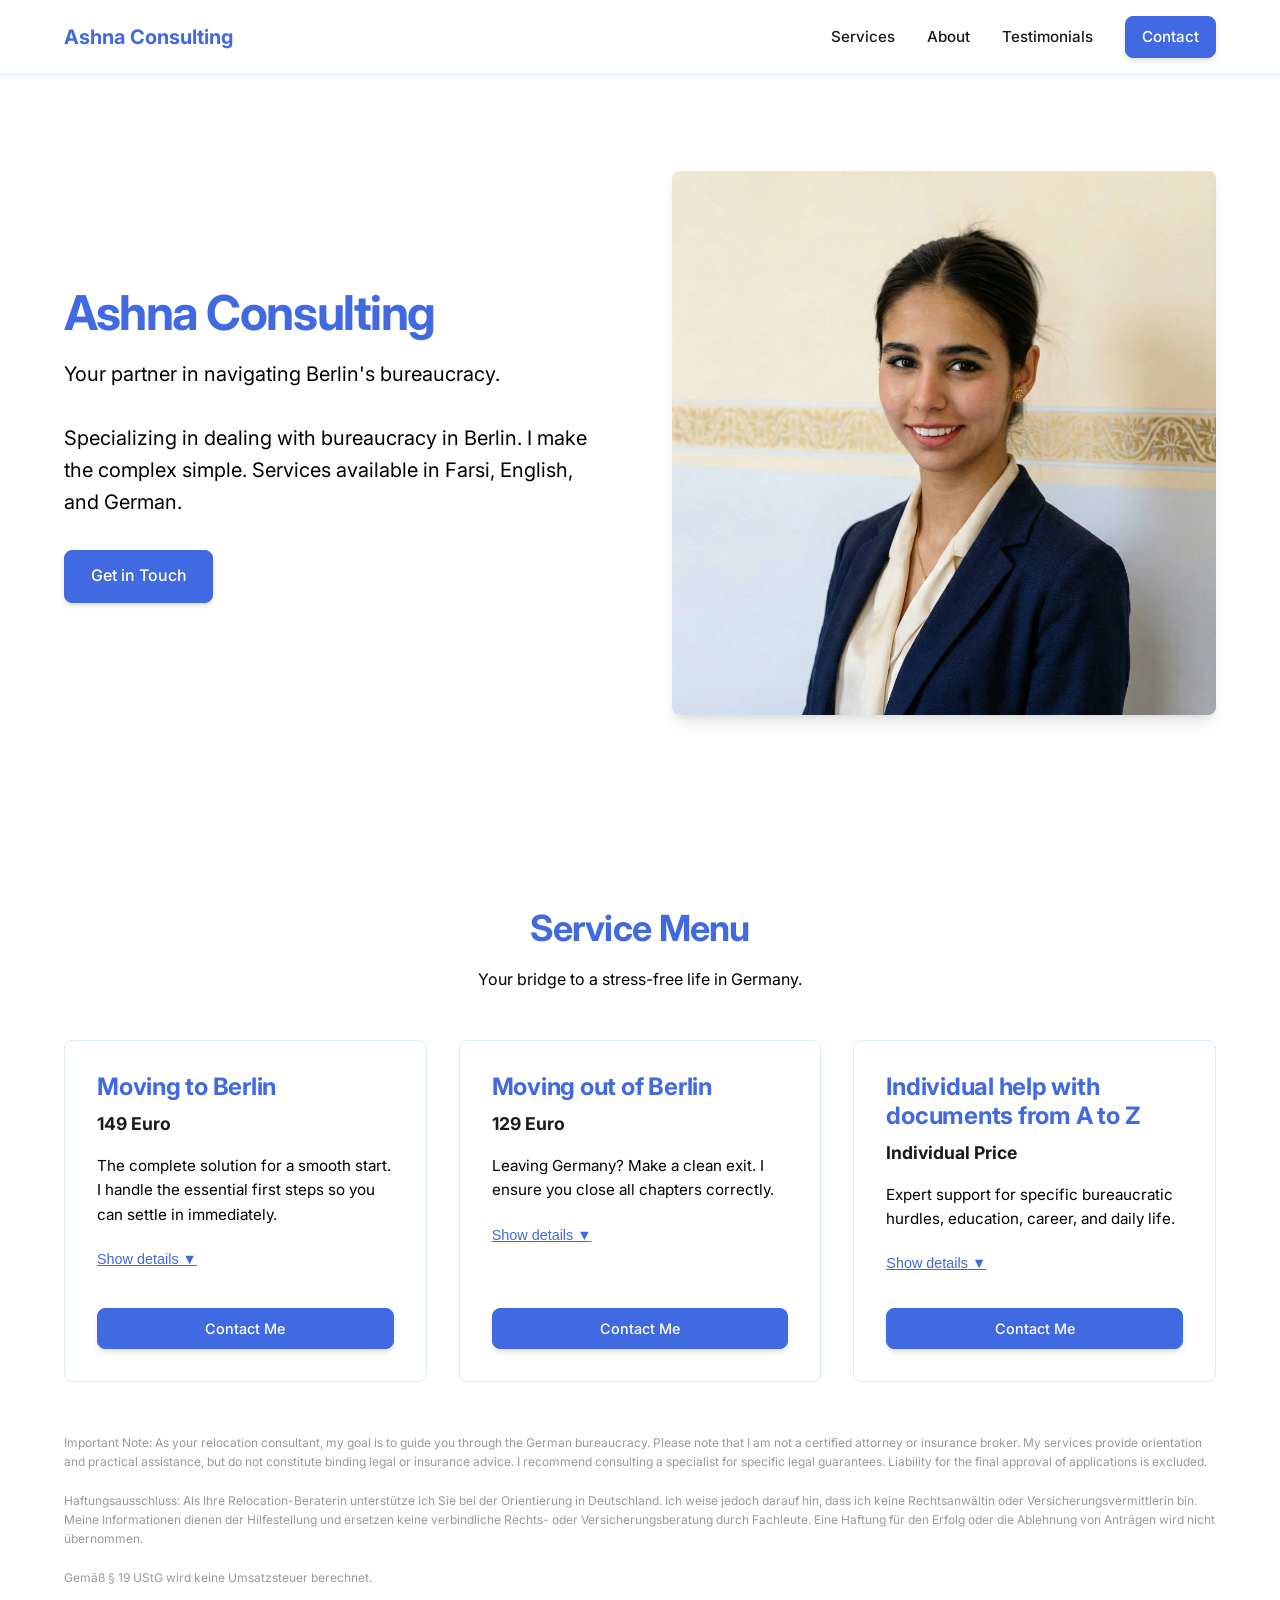
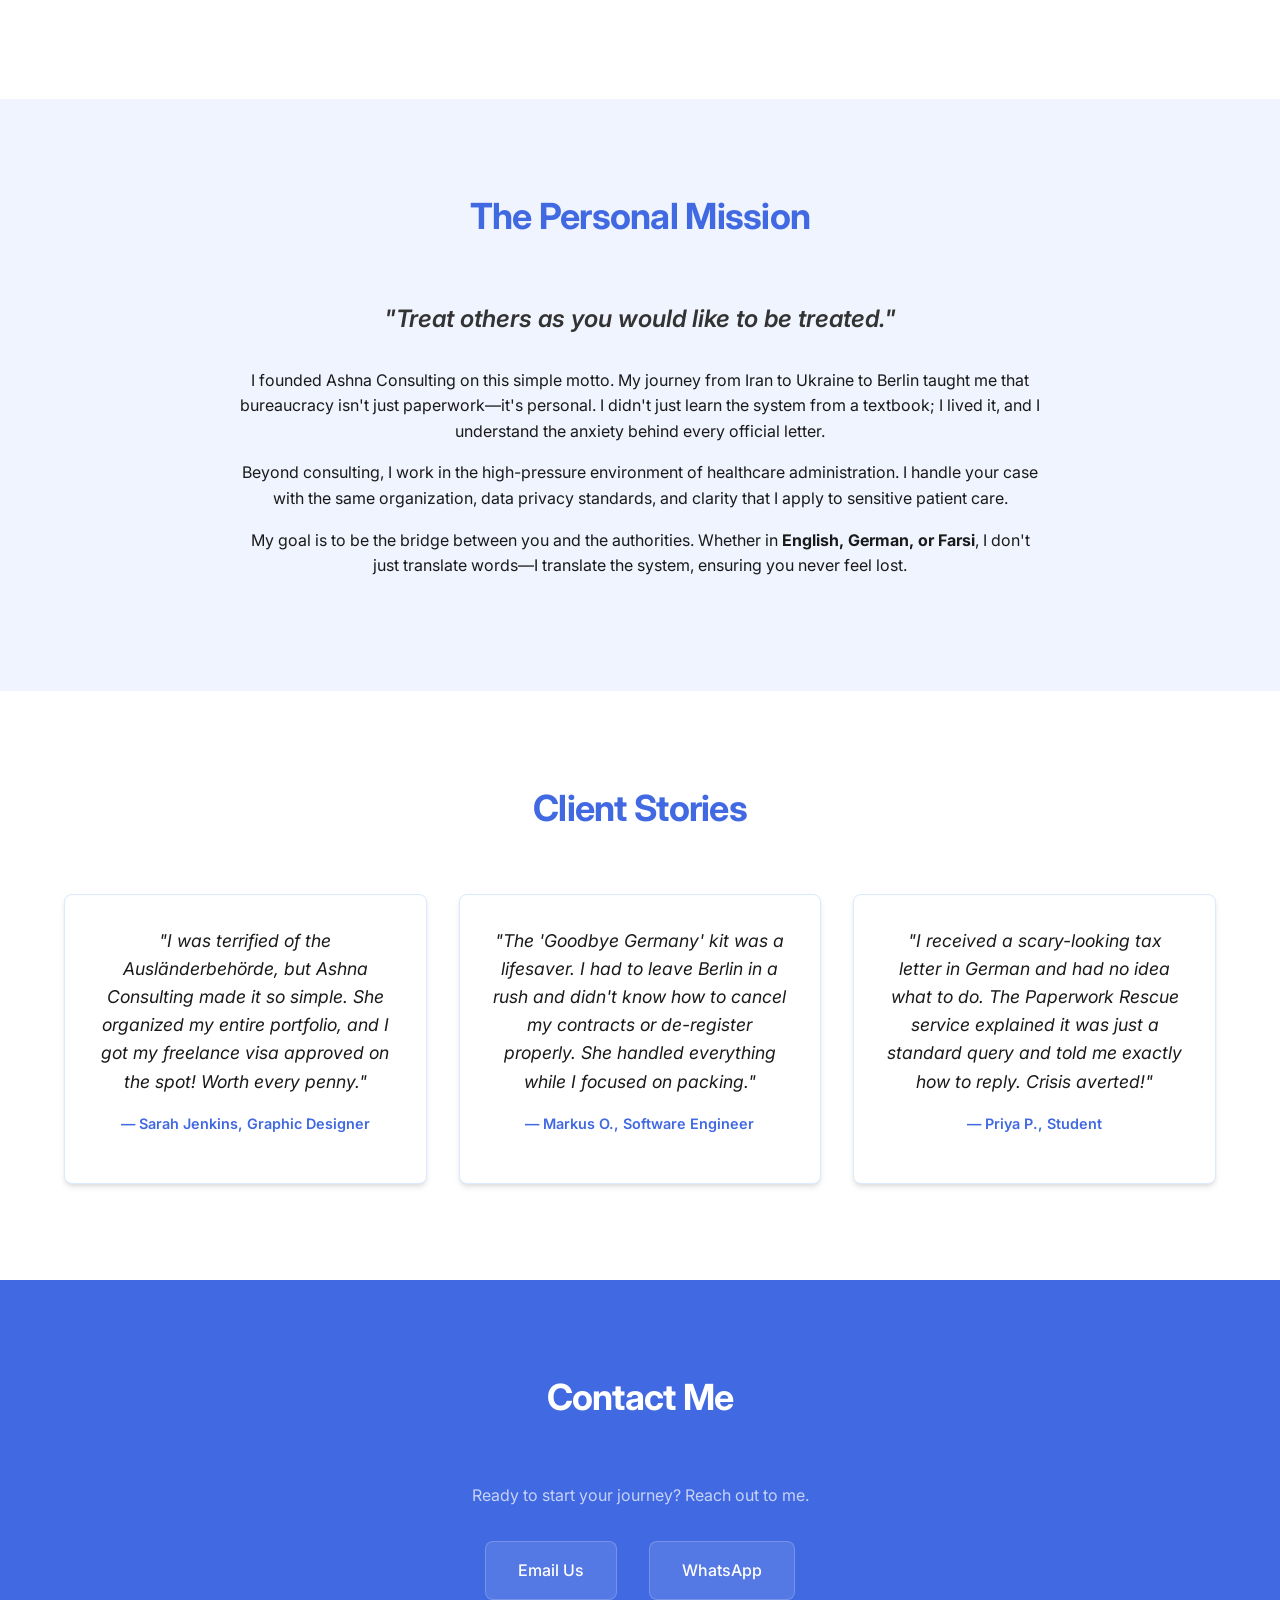
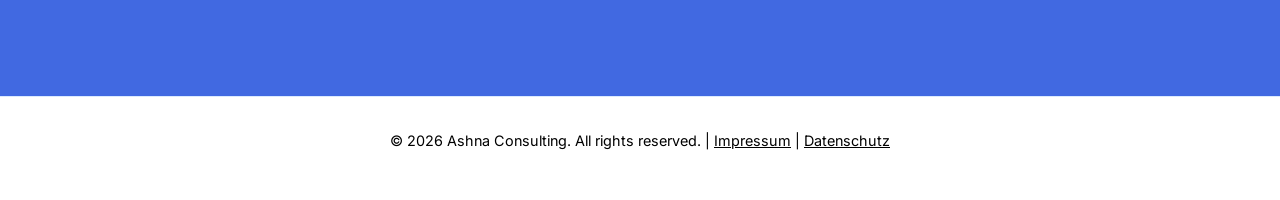
<file: index.html>
<!DOCTYPE html>
<html lang="en">

<head>
    <meta charset="UTF-8">
    <meta name="viewport" content="width=device-width, initial-scale=1.0">
    <title>Ashna Consulting | Berlin Bureaucracy & Relocation Support</title>
    <meta name="description"
        content="Expert assistance for Berlin's bureaucracy. I help with Anmeldung, Visas, Health Insurance, and settling in Germany. Services in English, German, and Farsi.">
    <meta name="keywords"
        content="Berlin, bureaucracy, relocation, Germany, Anmeldung, Visa, residence permit, German paperwork, Ashna Consulting">
    <meta name="robots" content="index, follow">
    <link rel="canonical" href="https://shaniashna.de/">

    <!-- Open Graph / Facebook -->
    <meta property="og:type" content="website">
    <meta property="og:url" content="https://shaniashna.de/">
    <meta property="og:title" content="Ashna Consulting | Berlin Bureaucracy Support">
    <meta property="og:description"
        content="Navigating Berlin's bureaucracy made simple. From Anmeldung to Visa support.">
    <meta property="og:image" content="https://shaniashna.de/images/my_image.png">

    <!-- Twitter -->
    <meta property="twitter:card" content="summary_large_image">
    <meta property="twitter:url" content="https://shaniashna.de/">
    <meta property="twitter:title" content="Ashna Consulting | Berlin Bureaucracy Support">
    <meta property="twitter:description"
        content="Navigating Berlin's bureaucracy made simple. From Anmeldung to Visa support.">
    <meta property="twitter:image" content="https://shaniashna.de/images/my_image.png">

    <!-- Structured Data -->
    <script type="application/ld+json">
    {
      "@context": "https://schema.org",
      "@type": "LocalBusiness",
      "name": "Ashna Consulting",
      "image": "https://shaniashna.de/images/my_image.png",
      "@id": "https://shaniashna.de/",
      "url": "https://shaniashna.de/",
      "telephone": "+491742436954",
      "address": {
        "@type": "PostalAddress",
        "streetAddress": "Friedenauer Höhe 16",
        "addressLocality": "Berlin",
        "postalCode": "12159",
        "addressCountry": "DE"
      },
      "geo": {
        "@type": "GeoCoordinates",
        "latitude": 52.4735,
        "longitude": 13.3361
      },
      "openingHoursSpecification": {
        "@type": "OpeningHoursSpecification",
        "dayOfWeek": [
          "Monday",
          "Tuesday",
          "Wednesday",
          "Thursday",
          "Friday"
        ],
        "opens": "09:00",
        "closes": "18:00"
      },
      "priceRange": "$$",
      "sameAs": []
    }
    </script>

    <link rel="stylesheet" href="style.css">

    <!-- Fonts: Inter for a clean, modern look -->
    <link rel="preconnect" href="https://fonts.googleapis.com">
    <link rel="preconnect" href="https://fonts.gstatic.com" crossorigin>
    <link href="https://fonts.googleapis.com/css2?family=Inter:wght@300;400;600;700&display=swap" rel="stylesheet">
</head>

<body>

    <!-- Navigation -->
    <header class="header">
        <div class="container header-container">
            <div class="logo" id="nav-logo"></div>
            <nav class="nav">
                <ul class="nav-list">
                    <li><a href="#services">Services</a></li>
                    <li><a href="#about">About</a></li>
                    <li><a href="#testimonials">Testimonials</a></li>
                    <li><a href="#contact" class="btn btn-sm">Contact</a></li>
                </ul>
            </nav>
            <!-- Mobile Menu Button -->
            <button class="menu-btn" aria-label="Toggle menu">☰</button>
        </div>
    </header>

    <!-- Hero Section -->
    <section class="hero">
        <div class="container hero-container">
            <div class="hero-content">
                <h1 id="hero-title"></h1>
                <p id="hero-tagline"></p>
                <p id="hero-description"></p>
                <a href="#contact" class="btn btn-primary">Get in Touch</a>
            </div>
            <div class="hero-image">
                <!-- Swapped image to my_image.png -->
                <img src="images/my_image.png" alt="Shania Ashna - Bureaucracy Consultant">
            </div>
        </div>
    </section>

    <!-- Services Section (Moved Up) -->
    <section id="services" class="section">
        <div class="container">
            <h2 class="section-title">Service Menu</h2>
            <p class="text-center text-muted" style="text-align: center; margin-bottom: 3rem; margin-top: -3rem;">Your
                bridge to a stress-free life in Germany.</p>
            <div class="grid" id="services-grid">
                <!-- Injected via JS -->
            </div>
            <p id="services-disclaimer" style="text-align: left; font-size: 0.75rem; color: #999; margin-top: 2rem;">
            </p>
        </div>
    </section>

    <!-- About Section (Moved Down) -->
    <section id="about" class="section section-alt">
        <div class="container about-container">
            <!-- Image removed as requested -->
            <div class="about-text">
                <h2 class="section-title">The Personal Mission</h2>
                <p class="mission-quote">"Treat others as you would like to be treated."</p>

                <p>I founded Ashna Consulting on this simple motto. My journey from Iran to Ukraine to Berlin taught me
                    that bureaucracy isn't just paperwork—it's personal. I didn't just learn the system from a textbook;
                    I lived it, and I understand the anxiety behind every official letter.</p>

                <p>Beyond consulting, I work in the high-pressure environment of healthcare administration. I handle
                    your case with the same organization, data privacy standards, and clarity that I apply to sensitive
                    patient care.</p>

                <p>My goal is to be the bridge between you and the authorities. Whether in <strong>English, German, or
                        Farsi</strong>, I don't just translate words—I translate the system, ensuring you never feel
                    lost.</p>
            </div>
        </div>
    </section>

    <!-- Testimonials Section -->
    <section id="testimonials" class="section">
        <div class="container">
            <h2 class="section-title">Client Stories</h2>
            <div class="testimonials-container" id="testimonials-container">
                <!-- Injected via JS -->
            </div>
        </div>
    </section>

    <!-- Contact Section -->
    <section id="contact" class="section section-dark">
        <div class="container contact-container">
            <h2 class="section-title text-light">Contact Me</h2>
            <p class="text-light-muted">Ready to start your journey? Reach out to me.</p>

            <div class="contact-links" id="contact-info">
                <!-- Injected via JS -->
            </div>
        </div>
    </section>

    <!-- Footer -->
    <footer class="footer">
        <div class="container">
            <p>&copy; <span id="year"></span> <span id="footer-business-name"></span>. All rights reserved. | <a
                    href="impressum" style="color: inherit; text-decoration: underline;">Impressum</a> | <a
                    href="datenschutz" style="color: inherit; text-decoration: underline;">Datenschutz</a></p>
        </div>
    </footer>

    <!-- Scripts -->
    <!-- Load config first so it's available to script.js -->
    <script src="config.js"></script>
    <script src="script.js"></script>
</body>

</html>
</file>
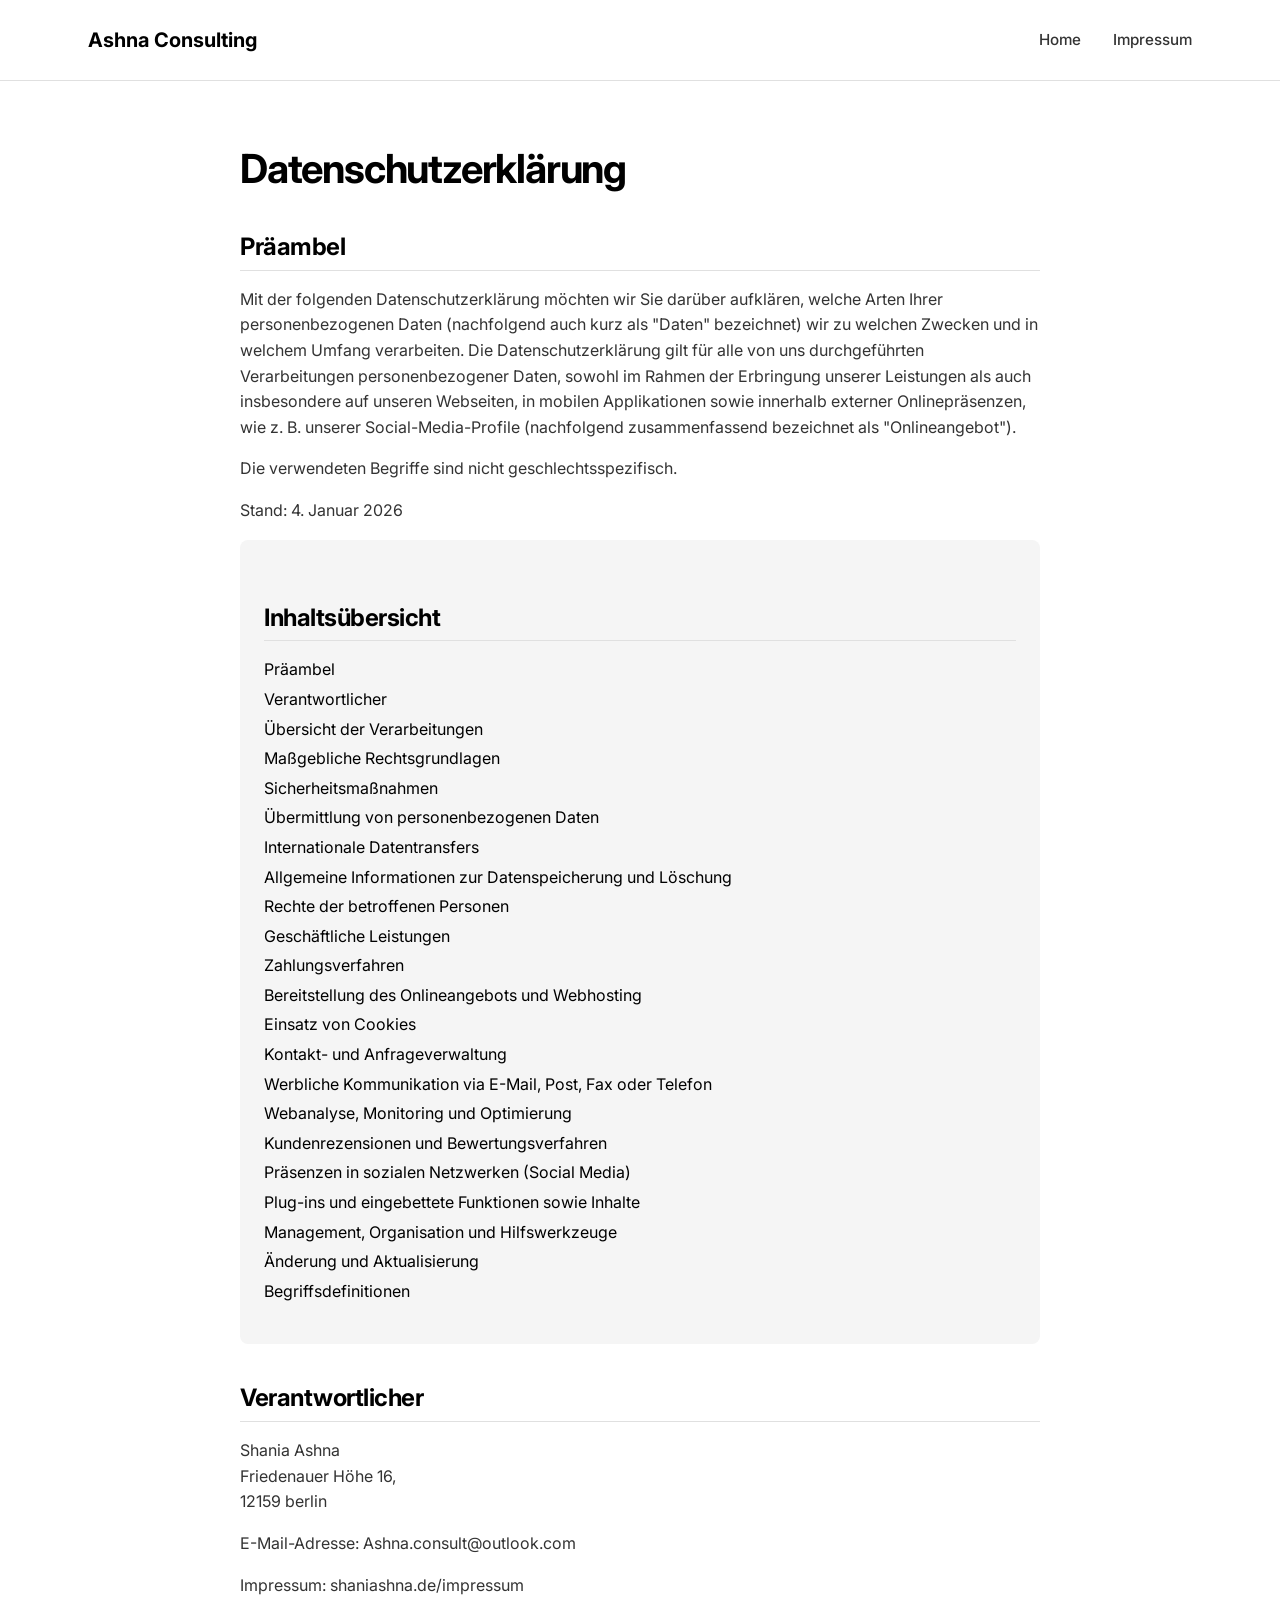
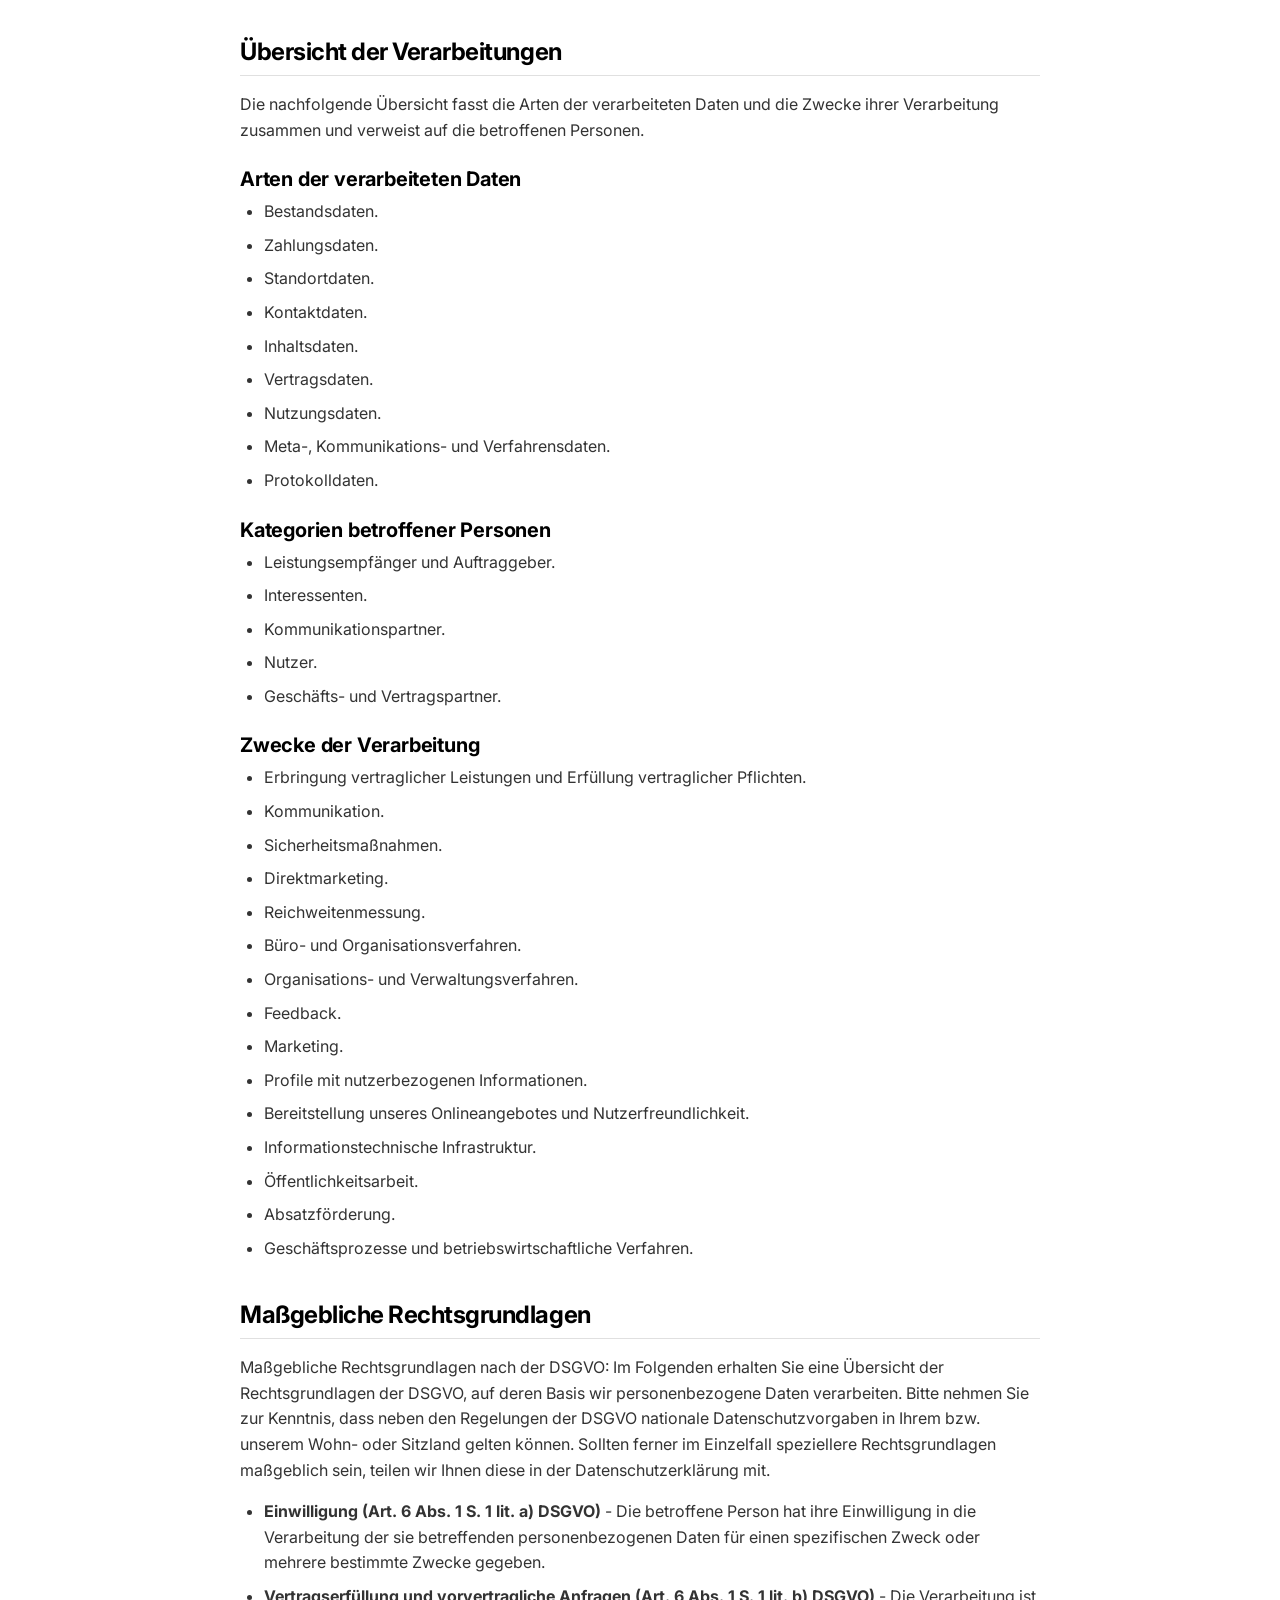
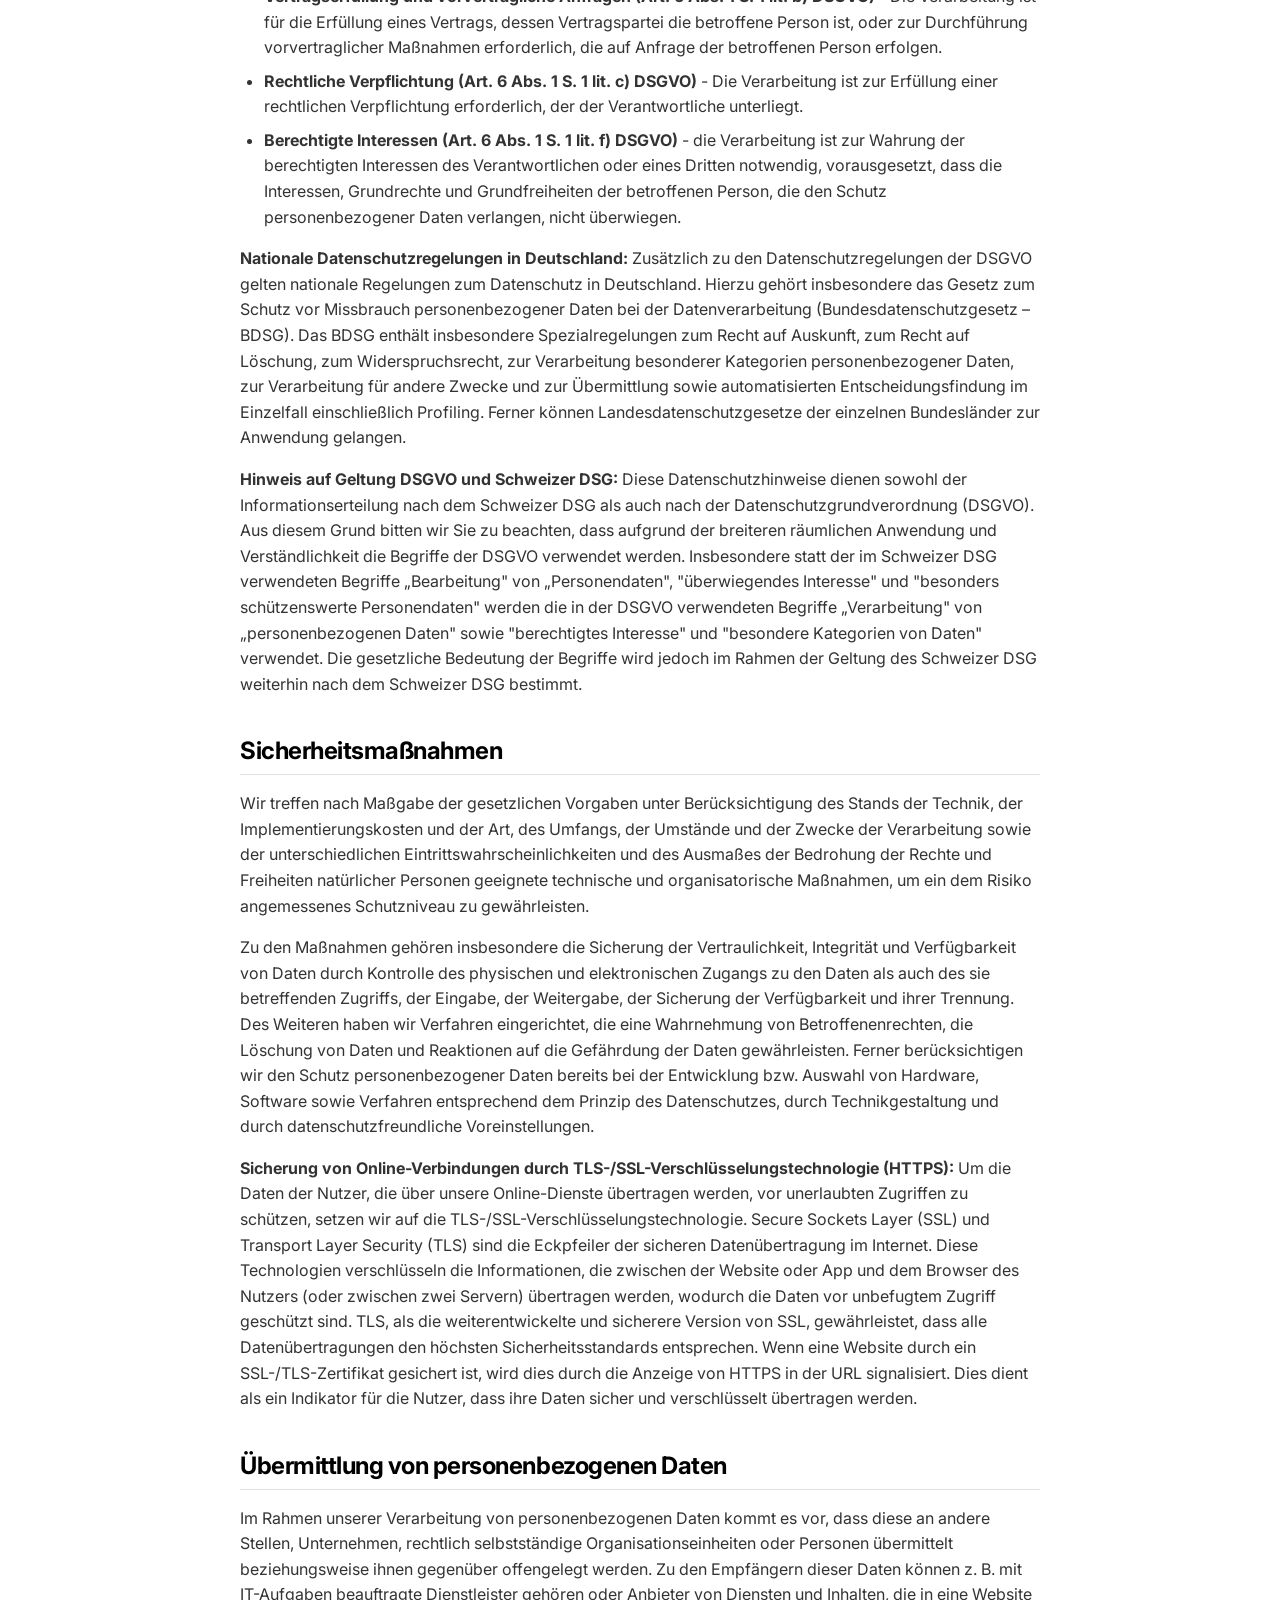
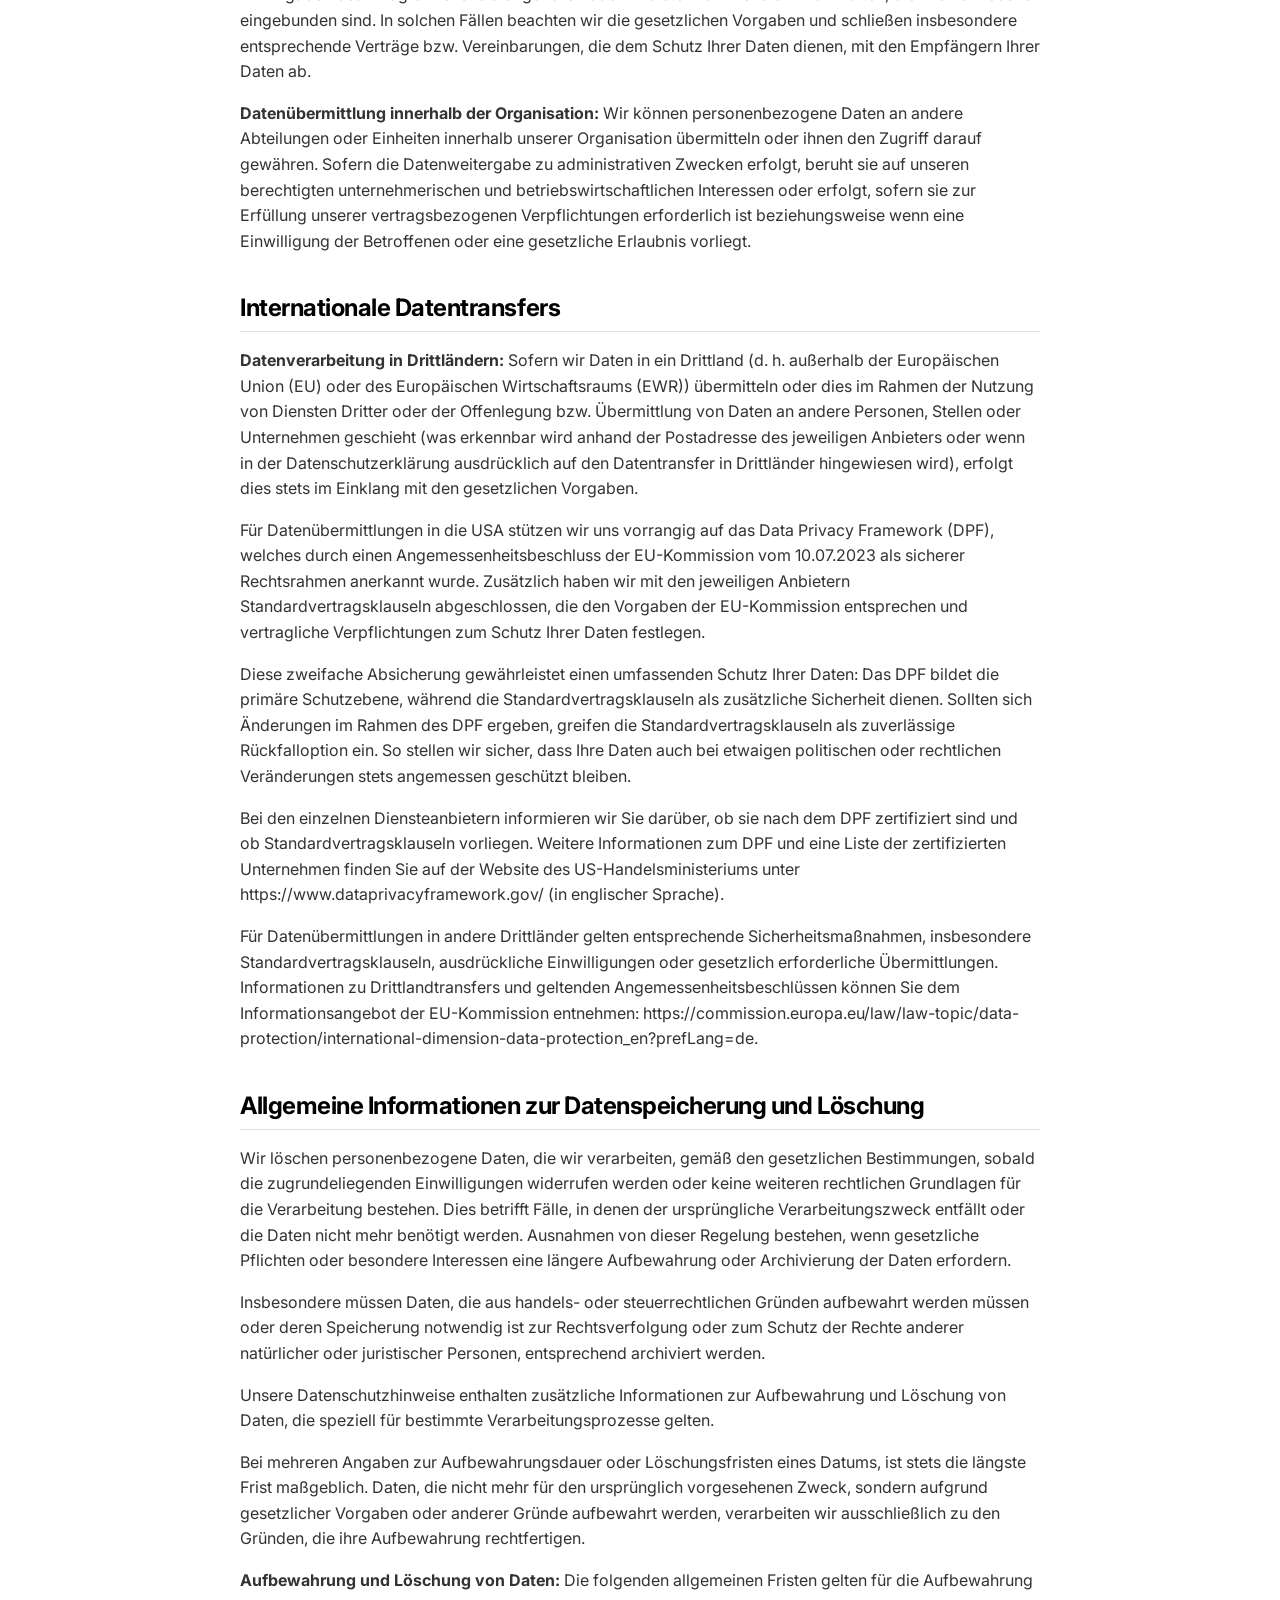
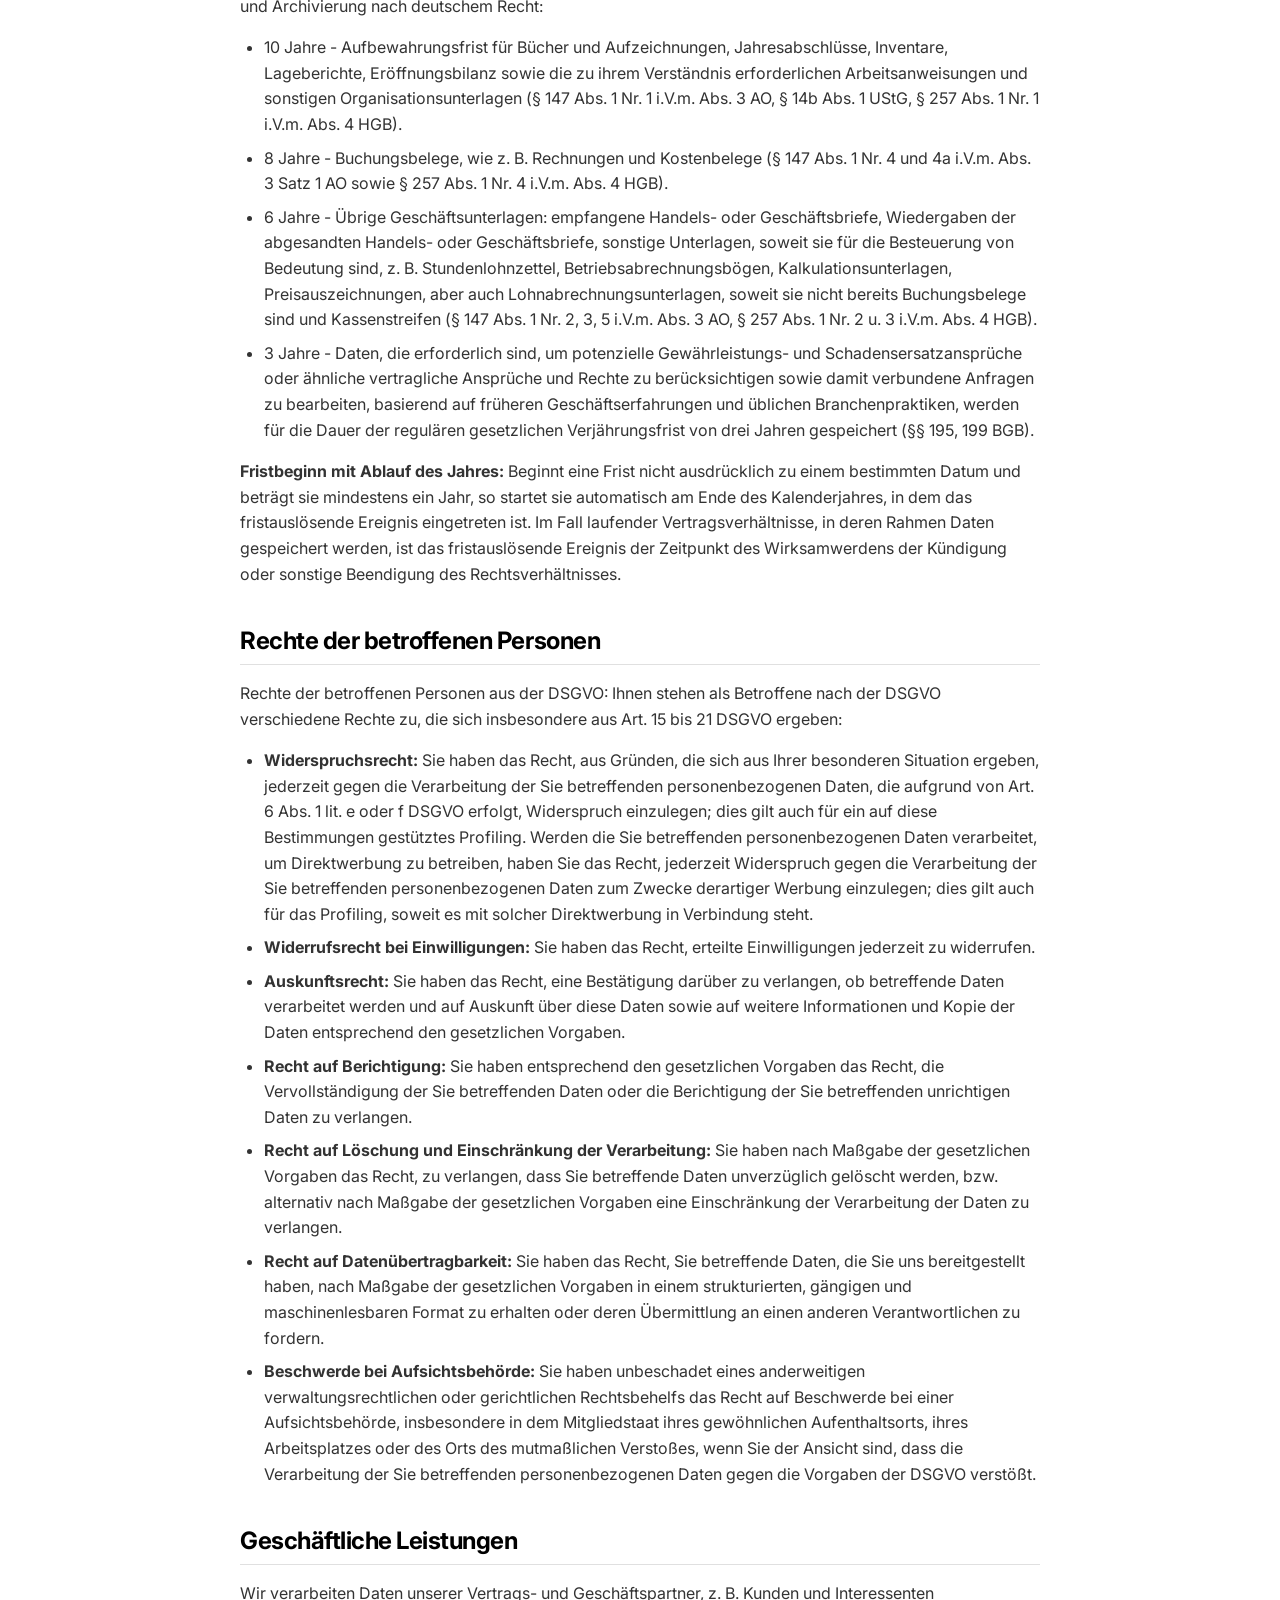
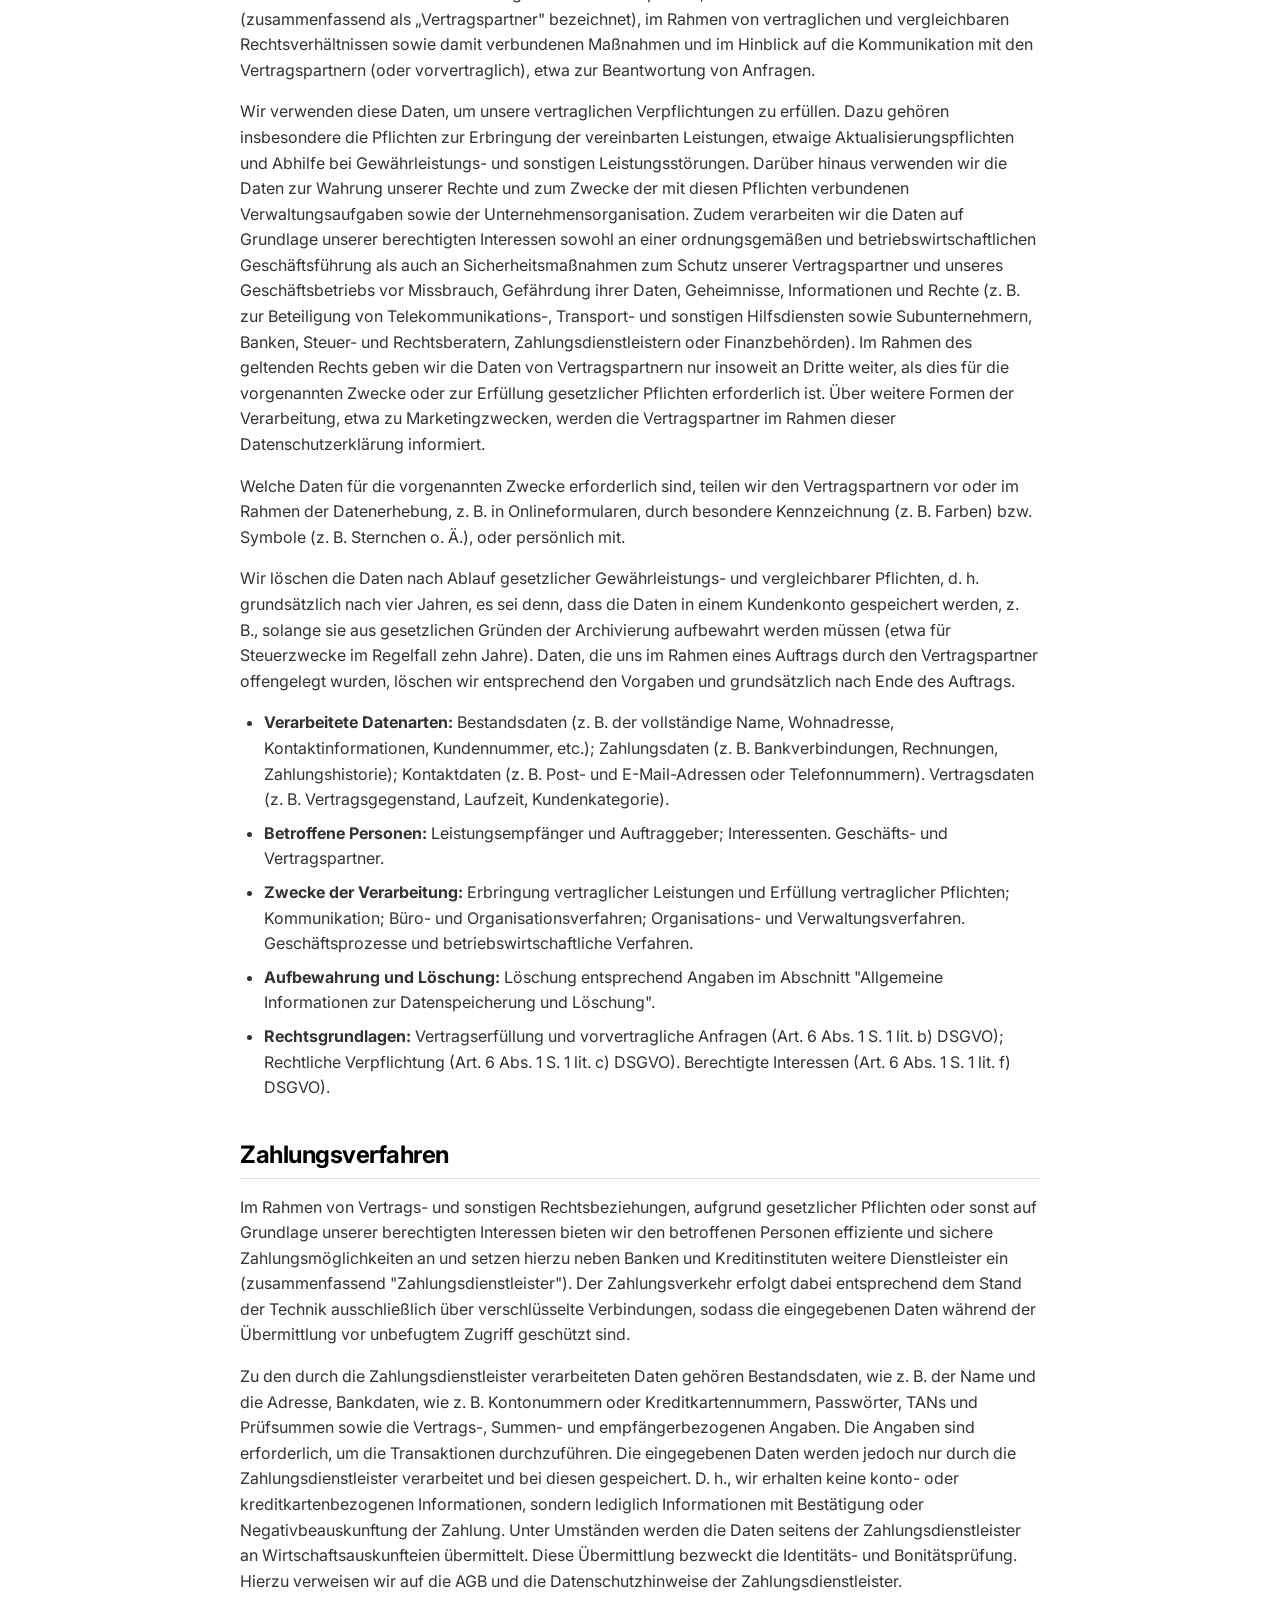
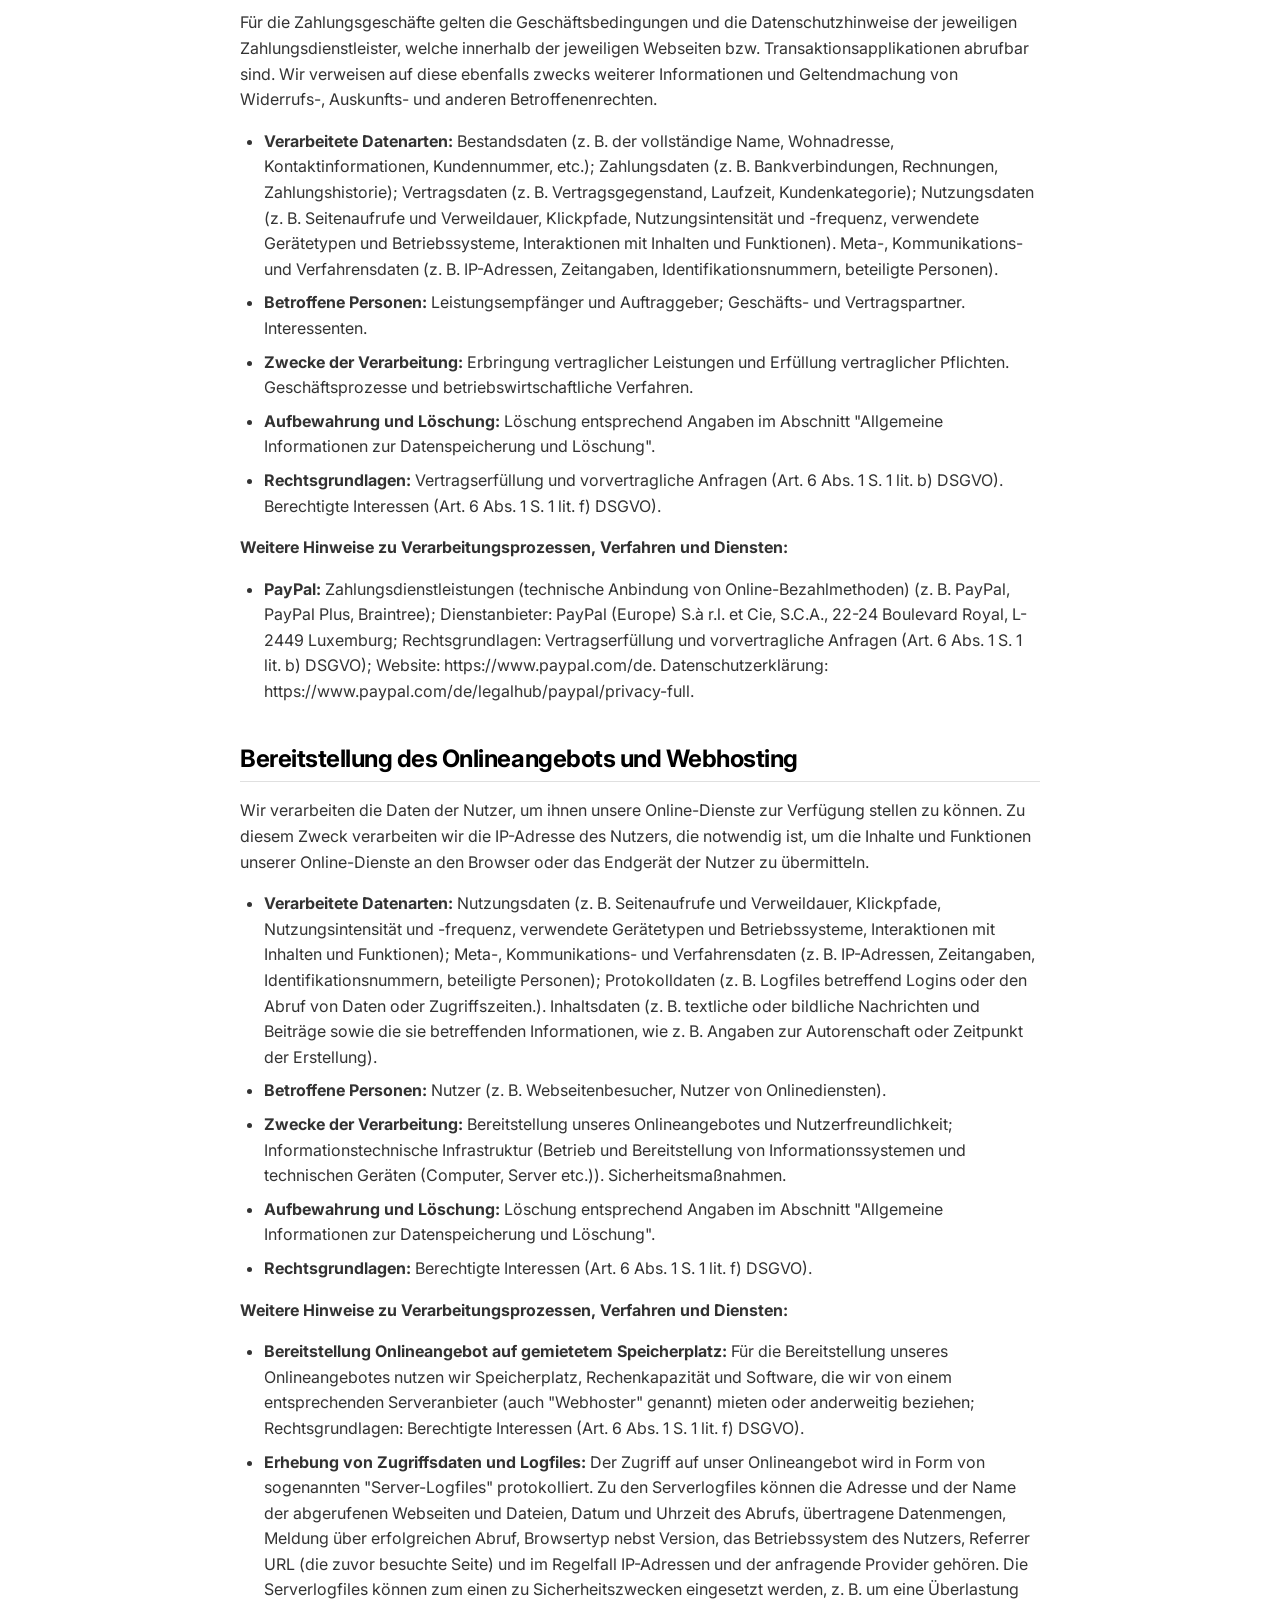
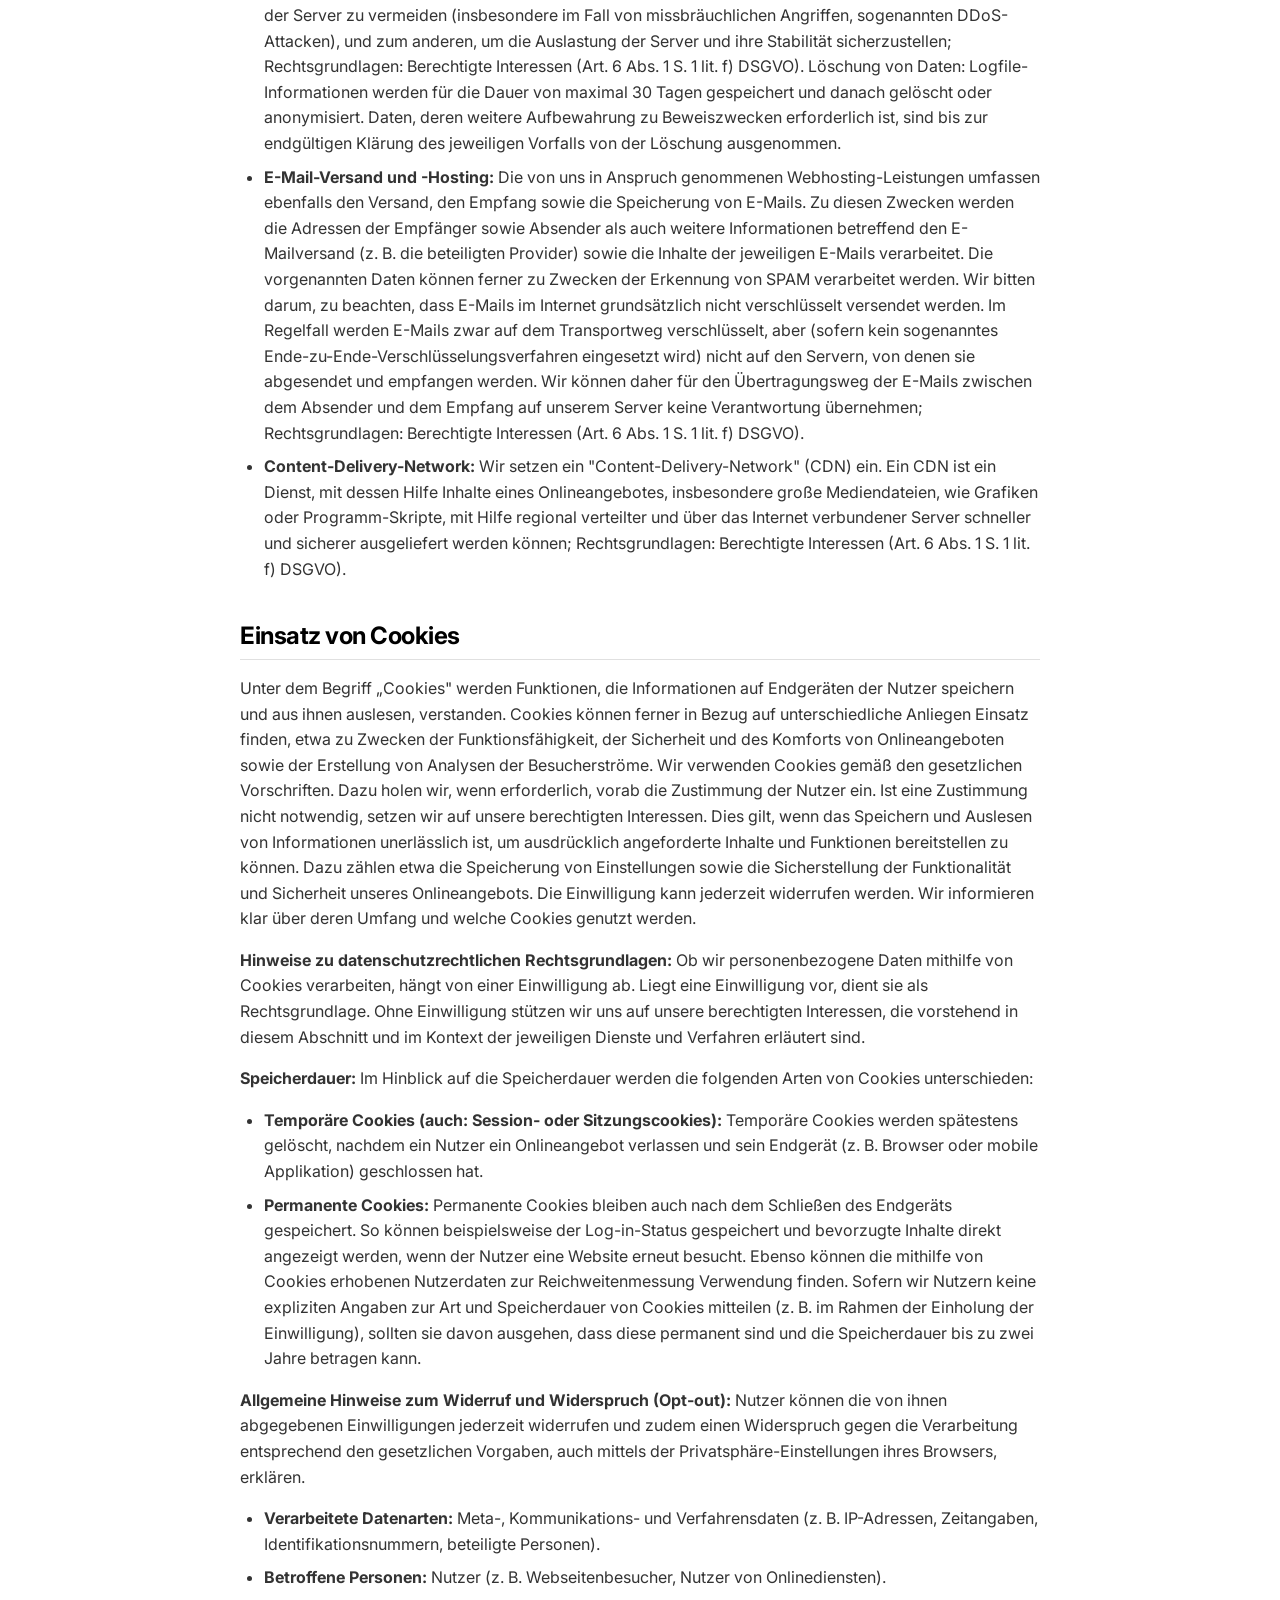
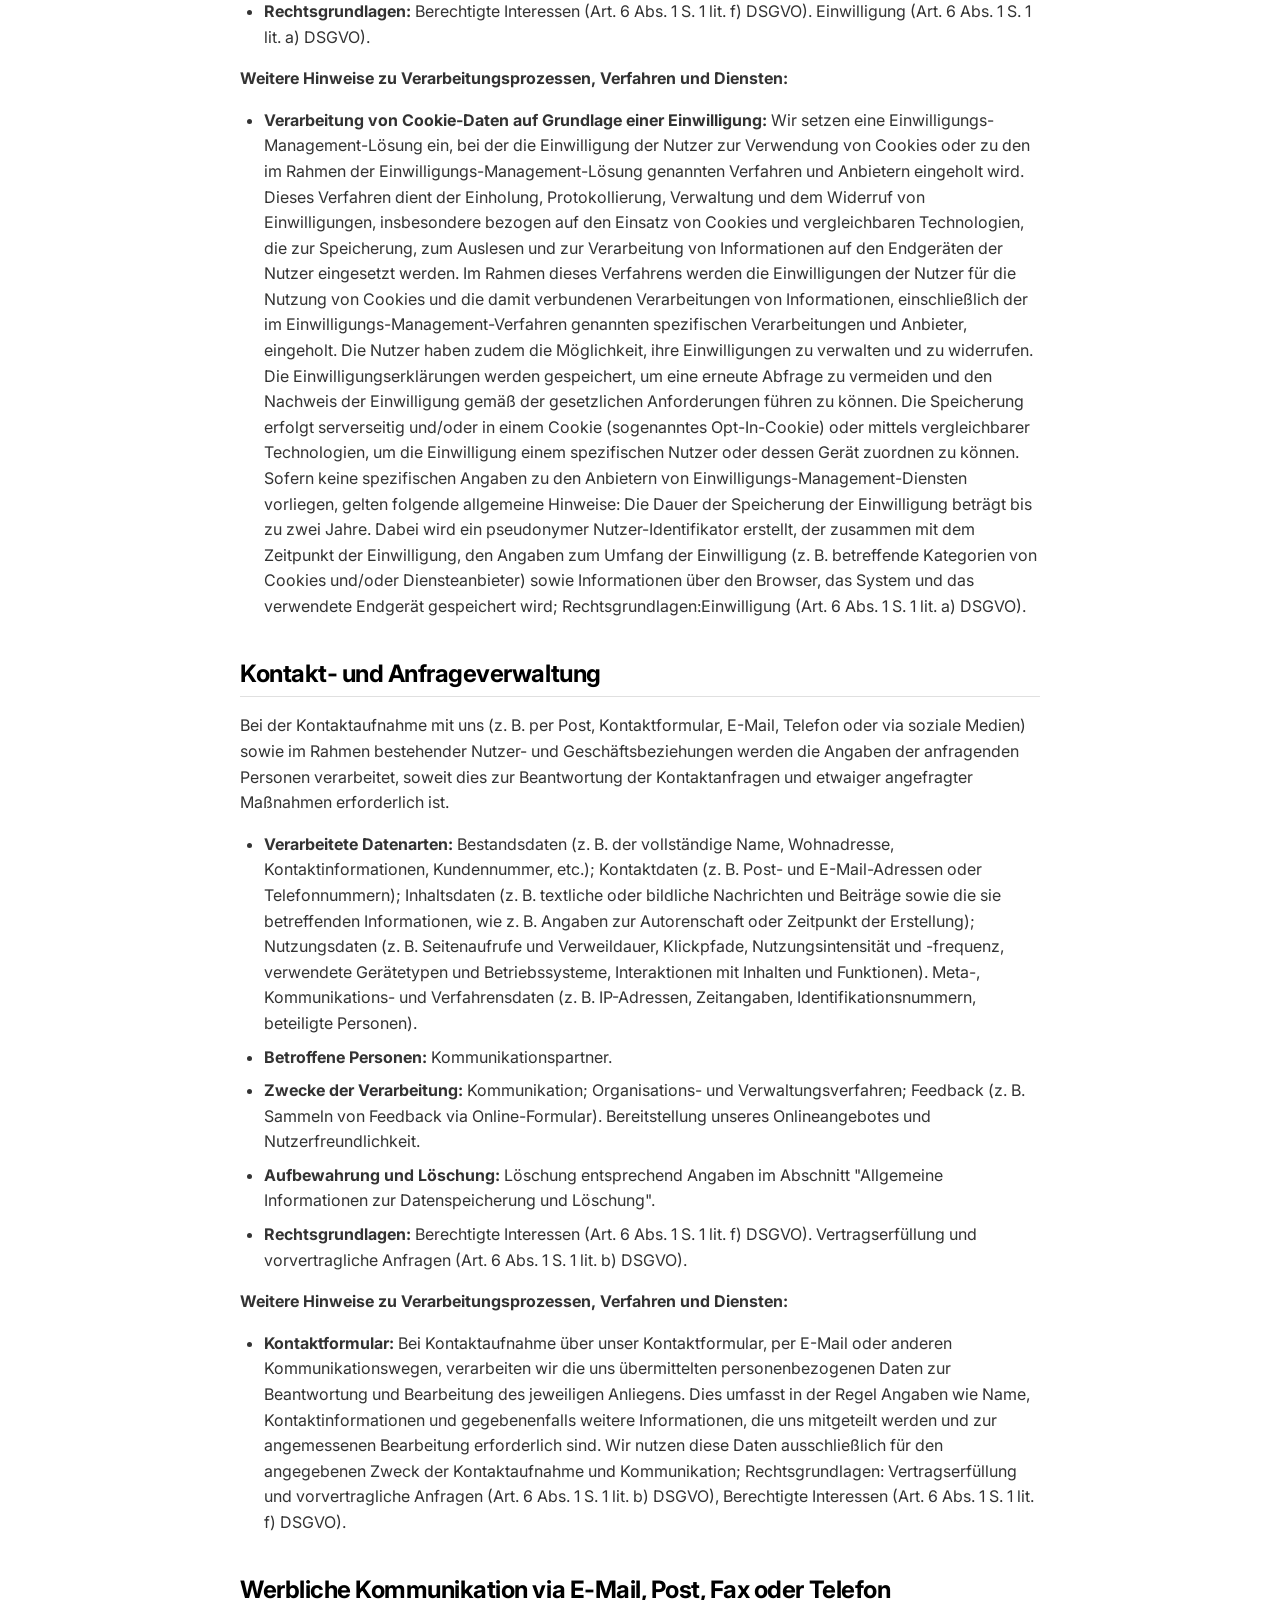
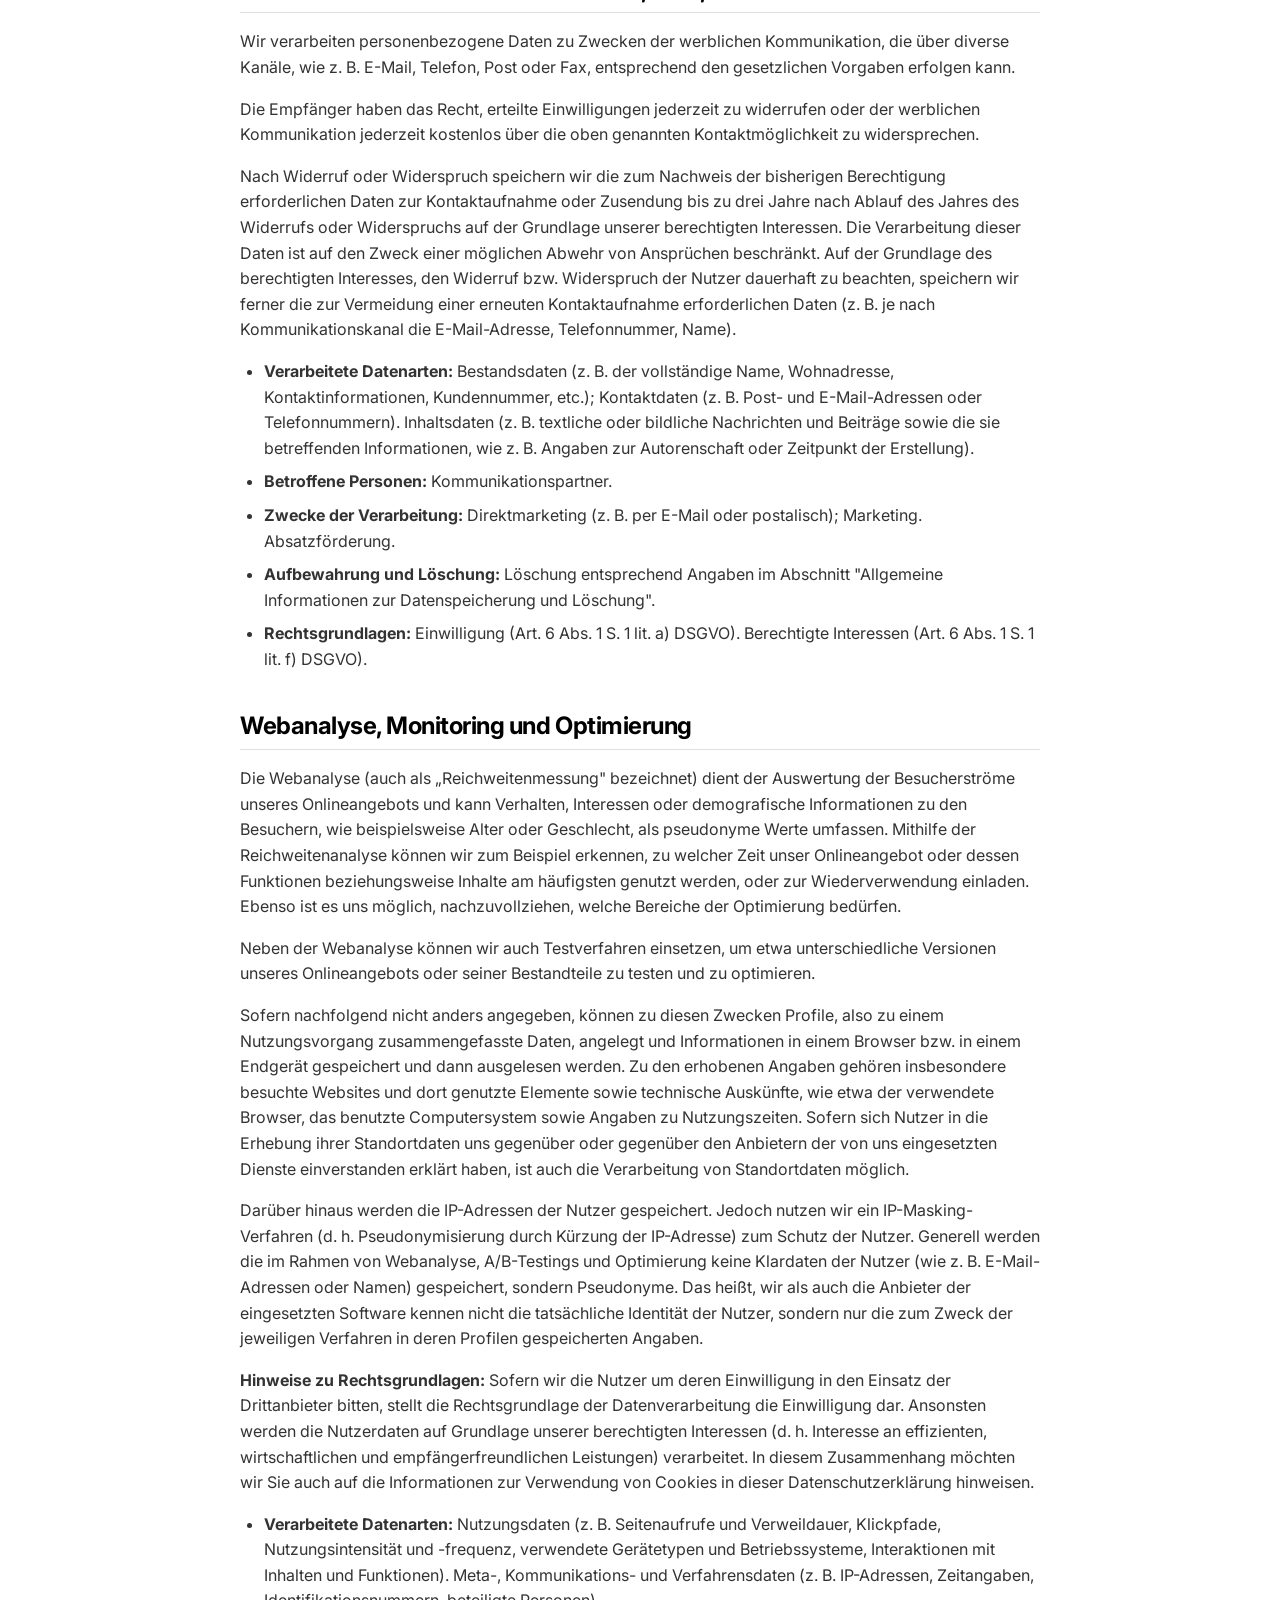
<file: datenschutz.html>
<!DOCTYPE html>
<html lang="de">

<head>
    <meta charset="UTF-8">
    <meta name="viewport" content="width=device-width, initial-scale=1.0">
    <title>Datenschutzerklärung - Ashna Consulting</title>
    <meta name="description"
        content="Privacy policy for Ashna Consulting. Learn how we handle your data in accordance with GDPR.">
    <meta name="robots" content="index, follow">
    <link rel="canonical" href="https://shaniashna.de/datenschutz">
    <link rel="stylesheet" href="style.css">
    <link rel="preconnect" href="https://fonts.googleapis.com">
    <link rel="preconnect" href="https://fonts.gstatic.com" crossorigin>
    <link href="https://fonts.googleapis.com/css2?family=Inter:wght@300;400;600;700&display=swap" rel="stylesheet">
    <style>
        :root {
            --color-primary: #000000;
            --color-text: #333333;
            --color-border: #e0e0e0;
            --color-secondary-bg: #f5f5f5;
            --spacing-md: 1.5rem;
            --spacing-lg: 2.5rem;
            --spacing-xl: 4rem;
            --border-radius: 8px;
        }

        body {
            font-family: 'Inter', sans-serif;
            line-height: 1.6;
            color: var(--color-text);
            margin: 0;
            padding: 0;
        }

        .container {
            max-width: 1200px;
            margin: 0 auto;
            padding: 0 1.5rem;
        }

        .header {
            padding: 1.5rem 0;
            border-bottom: 1px solid var(--color-border);
        }

        .header-container {
            display: flex;
            justify-content: space-between;
            align-items: center;
        }

        .logo a {
            font-weight: 700;
            font-size: 1.25rem;
            text-decoration: none;
            color: var(--color-primary);
        }

        .nav-list {
            display: flex;
            gap: 2rem;
            list-style: none;
            margin: 0;
            padding: 0;
        }

        .nav-list a {
            text-decoration: none;
            color: var(--color-text);
            font-weight: 500;
        }

        .legal-content {
            padding: var(--spacing-xl) 0;
            max-width: 800px;
            margin: 0 auto;
        }

        .legal-content h1 {
            margin-bottom: var(--spacing-md);
            font-size: 2.5rem;
            color: var(--color-primary);
        }

        .legal-content h2 {
            margin-top: var(--spacing-lg);
            font-size: 1.5rem;
            border-bottom: 1px solid var(--color-border);
            padding-bottom: 0.5rem;
            margin-bottom: 1rem;
            color: var(--color-primary);
        }

        .legal-content h3 {
            margin-top: var(--spacing-md);
            font-size: 1.25rem;
            margin-bottom: 0.5rem;
            color: var(--color-primary);
        }

        .legal-content h4 {
            font-size: 1.1rem;
            margin-top: 1rem;
            margin-bottom: 0.5rem;
            font-weight: 600;
        }

        .legal-content p,
        .legal-content ul {
            margin-bottom: 1rem;
            color: var(--color-text);
        }

        .legal-content ul {
            list-style: disc;
            margin-left: 1.5rem;
        }

        .legal-content li {
            margin-bottom: 0.5rem;
        }

        .toc {
            background-color: var(--color-secondary-bg);
            padding: 1.5rem;
            border-radius: var(--border-radius);
            margin-bottom: 2rem;
        }

        .toc ul {
            list-style: none;
            margin-left: 0;
        }

        .toc li {
            margin-bottom: 0.25rem;
        }

        .toc a {
            text-decoration: none;
            color: var(--color-primary);
        }

        .toc a:hover {
            text-decoration: underline;
        }

        .footer {
            background-color: var(--color-secondary-bg);
            padding: 2rem 0;
            margin-top: 4rem;
            text-align: center;
            font-size: 0.9rem;
        }
    </style>
</head>

<body>

    <header class="header">
        <div class="container header-container">
            <div class="logo"><a href="/">Ashna Consulting</a></div>
            <nav class="nav">
                <ul class="nav-list">
                    <li><a href="/">Home</a></li>
                    <li><a href="impressum">Impressum</a></li>
                </ul>
            </nav>
        </div>
    </header>

    <main class="container">
        <div class="legal-content">

            <h1>Datenschutzerklärung</h1>

            <h2 id="praeambel">Präambel</h2>
            <p>Mit der folgenden Datenschutzerklärung möchten wir Sie darüber aufklären, welche Arten Ihrer
                personenbezogenen Daten (nachfolgend auch kurz als "Daten" bezeichnet) wir zu welchen Zwecken und in
                welchem Umfang verarbeiten. Die Datenschutzerklärung gilt für alle von uns durchgeführten Verarbeitungen
                personenbezogener Daten, sowohl im Rahmen der Erbringung unserer Leistungen als auch insbesondere auf
                unseren Webseiten, in mobilen Applikationen sowie innerhalb externer Onlinepräsenzen, wie z. B. unserer
                Social-Media-Profile (nachfolgend zusammenfassend bezeichnet als "Onlineangebot").</p>
            <p>Die verwendeten Begriffe sind nicht geschlechtsspezifisch.</p>
            <p>Stand: 4. Januar 2026</p>

            <div class="toc">
                <h2>Inhaltsübersicht</h2>
                <ul>
                    <li><a href="#praeambel">Präambel</a></li>
                    <li><a href="#verantwortlicher">Verantwortlicher</a></li>
                    <li><a href="#uebersicht">Übersicht der Verarbeitungen</a></li>
                    <li><a href="#rechtsgrundlagen">Maßgebliche Rechtsgrundlagen</a></li>
                    <li><a href="#sicherheit">Sicherheitsmaßnahmen</a></li>
                    <li><a href="#uebermittlung">Übermittlung von personenbezogenen Daten</a></li>
                    <li><a href="#international">Internationale Datentransfers</a></li>
                    <li><a href="#speicherung">Allgemeine Informationen zur Datenspeicherung und Löschung</a></li>
                    <li><a href="#rechte">Rechte der betroffenen Personen</a></li>
                    <li><a href="#geschaeftlich">Geschäftliche Leistungen</a></li>
                    <li><a href="#zahlung">Zahlungsverfahren</a></li>
                    <li><a href="#hosting">Bereitstellung des Onlineangebots und Webhosting</a></li>
                    <li><a href="#cookies">Einsatz von Cookies</a></li>
                    <li><a href="#kontakt">Kontakt- und Anfrageverwaltung</a></li>
                    <li><a href="#werbung">Werbliche Kommunikation via E-Mail, Post, Fax oder Telefon</a></li>
                    <li><a href="#analyse">Webanalyse, Monitoring und Optimierung</a></li>
                    <li><a href="#rezensionen">Kundenrezensionen und Bewertungsverfahren</a></li>
                    <li><a href="#socialmedia">Präsenzen in sozialen Netzwerken (Social Media)</a></li>
                    <li><a href="#plugins">Plug-ins und eingebettete Funktionen sowie Inhalte</a></li>
                    <li><a href="#management">Management, Organisation und Hilfswerkzeuge</a></li>
                    <li><a href="#aenderung">Änderung und Aktualisierung</a></li>
                    <li><a href="#definitionen">Begriffsdefinitionen</a></li>
                </ul>
            </div>

            <h2 id="verantwortlicher">Verantwortlicher</h2>
            <p>Shania Ashna<br>
                Friedenauer Höhe 16,<br>
                12159 berlin</p>
            <p>E-Mail-Adresse: <a href="mailto:Ashna.consult@outlook.com">Ashna.consult@outlook.com</a></p>
            <p>Impressum: <a href="https://shaniashna.de/impressum">shaniashna.de/impressum</a></p>

            <h2 id="uebersicht">Übersicht der Verarbeitungen</h2>
            <p>Die nachfolgende Übersicht fasst die Arten der verarbeiteten Daten und die Zwecke ihrer Verarbeitung
                zusammen und verweist auf die betroffenen Personen.</p>

            <h3>Arten der verarbeiteten Daten</h3>
            <ul>
                <li>Bestandsdaten.</li>
                <li>Zahlungsdaten.</li>
                <li>Standortdaten.</li>
                <li>Kontaktdaten.</li>
                <li>Inhaltsdaten.</li>
                <li>Vertragsdaten.</li>
                <li>Nutzungsdaten.</li>
                <li>Meta-, Kommunikations- und Verfahrensdaten.</li>
                <li>Protokolldaten.</li>
            </ul>

            <h3>Kategorien betroffener Personen</h3>
            <ul>
                <li>Leistungsempfänger und Auftraggeber.</li>
                <li>Interessenten.</li>
                <li>Kommunikationspartner.</li>
                <li>Nutzer.</li>
                <li>Geschäfts- und Vertragspartner.</li>
            </ul>

            <h3>Zwecke der Verarbeitung</h3>
            <ul>
                <li>Erbringung vertraglicher Leistungen und Erfüllung vertraglicher Pflichten.</li>
                <li>Kommunikation.</li>
                <li>Sicherheitsmaßnahmen.</li>
                <li>Direktmarketing.</li>
                <li>Reichweitenmessung.</li>
                <li>Büro- und Organisationsverfahren.</li>
                <li>Organisations- und Verwaltungsverfahren.</li>
                <li>Feedback.</li>
                <li>Marketing.</li>
                <li>Profile mit nutzerbezogenen Informationen.</li>
                <li>Bereitstellung unseres Onlineangebotes und Nutzerfreundlichkeit.</li>
                <li>Informationstechnische Infrastruktur.</li>
                <li>Öffentlichkeitsarbeit.</li>
                <li>Absatzförderung.</li>
                <li>Geschäftsprozesse und betriebswirtschaftliche Verfahren.</li>
            </ul>

            <h2 id="rechtsgrundlagen">Maßgebliche Rechtsgrundlagen</h2>
            <p>Maßgebliche Rechtsgrundlagen nach der DSGVO: Im Folgenden erhalten Sie eine Übersicht der
                Rechtsgrundlagen der DSGVO, auf deren Basis wir personenbezogene Daten verarbeiten. Bitte nehmen Sie zur
                Kenntnis, dass neben den Regelungen der DSGVO nationale Datenschutzvorgaben in Ihrem bzw. unserem Wohn-
                oder Sitzland gelten können. Sollten ferner im Einzelfall speziellere Rechtsgrundlagen maßgeblich sein,
                teilen wir Ihnen diese in der Datenschutzerklärung mit.</p>
            <ul>
                <li><strong>Einwilligung (Art. 6 Abs. 1 S. 1 lit. a) DSGVO)</strong> - Die betroffene Person hat ihre
                    Einwilligung in die Verarbeitung der sie betreffenden personenbezogenen Daten für einen spezifischen
                    Zweck oder mehrere bestimmte Zwecke gegeben.</li>
                <li><strong>Vertragserfüllung und vorvertragliche Anfragen (Art. 6 Abs. 1 S. 1 lit. b) DSGVO)</strong> -
                    Die Verarbeitung ist für die Erfüllung eines Vertrags, dessen Vertragspartei die betroffene Person
                    ist, oder zur Durchführung vorvertraglicher Maßnahmen erforderlich, die auf Anfrage der betroffenen
                    Person erfolgen.</li>
                <li><strong>Rechtliche Verpflichtung (Art. 6 Abs. 1 S. 1 lit. c) DSGVO)</strong> - Die Verarbeitung ist
                    zur Erfüllung einer rechtlichen Verpflichtung erforderlich, der der Verantwortliche unterliegt.</li>
                <li><strong>Berechtigte Interessen (Art. 6 Abs. 1 S. 1 lit. f) DSGVO)</strong> - die Verarbeitung ist
                    zur Wahrung der berechtigten Interessen des Verantwortlichen oder eines Dritten notwendig,
                    vorausgesetzt, dass die Interessen, Grundrechte und Grundfreiheiten der betroffenen Person, die den
                    Schutz personenbezogener Daten verlangen, nicht überwiegen.</li>
            </ul>
            <p><strong>Nationale Datenschutzregelungen in Deutschland:</strong> Zusätzlich zu den Datenschutzregelungen
                der DSGVO gelten nationale Regelungen zum Datenschutz in Deutschland. Hierzu gehört insbesondere das
                Gesetz zum Schutz vor Missbrauch personenbezogener Daten bei der Datenverarbeitung
                (Bundesdatenschutzgesetz – BDSG). Das BDSG enthält insbesondere Spezialregelungen zum Recht auf
                Auskunft, zum Recht auf Löschung, zum Widerspruchsrecht, zur Verarbeitung besonderer Kategorien
                personenbezogener Daten, zur Verarbeitung für andere Zwecke und zur Übermittlung sowie automatisierten
                Entscheidungsfindung im Einzelfall einschließlich Profiling. Ferner können Landesdatenschutzgesetze der
                einzelnen Bundesländer zur Anwendung gelangen.</p>
            <p><strong>Hinweis auf Geltung DSGVO und Schweizer DSG:</strong> Diese Datenschutzhinweise dienen sowohl der
                Informationserteilung nach dem Schweizer DSG als auch nach der Datenschutzgrundverordnung (DSGVO). Aus
                diesem Grund bitten wir Sie zu beachten, dass aufgrund der breiteren räumlichen Anwendung und
                Verständlichkeit die Begriffe der DSGVO verwendet werden. Insbesondere statt der im Schweizer DSG
                verwendeten Begriffe „Bearbeitung" von „Personendaten", "überwiegendes Interesse" und "besonders
                schützenswerte Personendaten" werden die in der DSGVO verwendeten Begriffe „Verarbeitung" von
                „personenbezogenen Daten" sowie "berechtigtes Interesse" und "besondere Kategorien von Daten" verwendet.
                Die gesetzliche Bedeutung der Begriffe wird jedoch im Rahmen der Geltung des Schweizer DSG weiterhin
                nach dem Schweizer DSG bestimmt.</p>

            <h2 id="sicherheit">Sicherheitsmaßnahmen</h2>
            <p>Wir treffen nach Maßgabe der gesetzlichen Vorgaben unter Berücksichtigung des Stands der Technik, der
                Implementierungskosten und der Art, des Umfangs, der Umstände und der Zwecke der Verarbeitung sowie der
                unterschiedlichen Eintrittswahrscheinlichkeiten und des Ausmaßes der Bedrohung der Rechte und Freiheiten
                natürlicher Personen geeignete technische und organisatorische Maßnahmen, um ein dem Risiko angemessenes
                Schutzniveau zu gewährleisten.</p>
            <p>Zu den Maßnahmen gehören insbesondere die Sicherung der Vertraulichkeit, Integrität und Verfügbarkeit von
                Daten durch Kontrolle des physischen und elektronischen Zugangs zu den Daten als auch des sie
                betreffenden Zugriffs, der Eingabe, der Weitergabe, der Sicherung der Verfügbarkeit und ihrer Trennung.
                Des Weiteren haben wir Verfahren eingerichtet, die eine Wahrnehmung von Betroffenenrechten, die Löschung
                von Daten und Reaktionen auf die Gefährdung der Daten gewährleisten. Ferner berücksichtigen wir den
                Schutz personenbezogener Daten bereits bei der Entwicklung bzw. Auswahl von Hardware, Software sowie
                Verfahren entsprechend dem Prinzip des Datenschutzes, durch Technikgestaltung und durch
                datenschutzfreundliche Voreinstellungen.</p>
            <p><strong>Sicherung von Online-Verbindungen durch TLS-/SSL-Verschlüsselungstechnologie (HTTPS):</strong> Um
                die Daten der Nutzer, die über unsere Online-Dienste übertragen werden, vor unerlaubten Zugriffen zu
                schützen, setzen wir auf die TLS-/SSL-Verschlüsselungstechnologie. Secure Sockets Layer (SSL) und
                Transport Layer Security (TLS) sind die Eckpfeiler der sicheren Datenübertragung im Internet. Diese
                Technologien verschlüsseln die Informationen, die zwischen der Website oder App und dem Browser des
                Nutzers (oder zwischen zwei Servern) übertragen werden, wodurch die Daten vor unbefugtem Zugriff
                geschützt sind. TLS, als die weiterentwickelte und sicherere Version von SSL, gewährleistet, dass alle
                Datenübertragungen den höchsten Sicherheitsstandards entsprechen. Wenn eine Website durch ein
                SSL-/TLS-Zertifikat gesichert ist, wird dies durch die Anzeige von HTTPS in der URL signalisiert. Dies
                dient als ein Indikator für die Nutzer, dass ihre Daten sicher und verschlüsselt übertragen werden.</p>

            <h2 id="uebermittlung">Übermittlung von personenbezogenen Daten</h2>
            <p>Im Rahmen unserer Verarbeitung von personenbezogenen Daten kommt es vor, dass diese an andere Stellen,
                Unternehmen, rechtlich selbstständige Organisationseinheiten oder Personen übermittelt beziehungsweise
                ihnen gegenüber offengelegt werden. Zu den Empfängern dieser Daten können z. B. mit IT-Aufgaben
                beauftragte Dienstleister gehören oder Anbieter von Diensten und Inhalten, die in eine Website
                eingebunden sind. In solchen Fällen beachten wir die gesetzlichen Vorgaben und schließen insbesondere
                entsprechende Verträge bzw. Vereinbarungen, die dem Schutz Ihrer Daten dienen, mit den Empfängern Ihrer
                Daten ab.</p>
            <p><strong>Datenübermittlung innerhalb der Organisation:</strong> Wir können personenbezogene Daten an
                andere Abteilungen oder Einheiten innerhalb unserer Organisation übermitteln oder ihnen den Zugriff
                darauf gewähren. Sofern die Datenweitergabe zu administrativen Zwecken erfolgt, beruht sie auf unseren
                berechtigten unternehmerischen und betriebswirtschaftlichen Interessen oder erfolgt, sofern sie zur
                Erfüllung unserer vertragsbezogenen Verpflichtungen erforderlich ist beziehungsweise wenn eine
                Einwilligung der Betroffenen oder eine gesetzliche Erlaubnis vorliegt.</p>

            <h2 id="international">Internationale Datentransfers</h2>
            <p><strong>Datenverarbeitung in Drittländern:</strong> Sofern wir Daten in ein Drittland (d. h. außerhalb
                der Europäischen Union (EU) oder des Europäischen Wirtschaftsraums (EWR)) übermitteln oder dies im
                Rahmen der Nutzung von Diensten Dritter oder der Offenlegung bzw. Übermittlung von Daten an andere
                Personen, Stellen oder Unternehmen geschieht (was erkennbar wird anhand der Postadresse des jeweiligen
                Anbieters oder wenn in der Datenschutzerklärung ausdrücklich auf den Datentransfer in Drittländer
                hingewiesen wird), erfolgt dies stets im Einklang mit den gesetzlichen Vorgaben.</p>
            <p>Für Datenübermittlungen in die USA stützen wir uns vorrangig auf das Data Privacy Framework (DPF),
                welches durch einen Angemessenheitsbeschluss der EU-Kommission vom 10.07.2023 als sicherer Rechtsrahmen
                anerkannt wurde. Zusätzlich haben wir mit den jeweiligen Anbietern Standardvertragsklauseln
                abgeschlossen, die den Vorgaben der EU-Kommission entsprechen und vertragliche Verpflichtungen zum
                Schutz Ihrer Daten festlegen.</p>
            <p>Diese zweifache Absicherung gewährleistet einen umfassenden Schutz Ihrer Daten: Das DPF bildet die
                primäre Schutzebene, während die Standardvertragsklauseln als zusätzliche Sicherheit dienen. Sollten
                sich Änderungen im Rahmen des DPF ergeben, greifen die Standardvertragsklauseln als zuverlässige
                Rückfalloption ein. So stellen wir sicher, dass Ihre Daten auch bei etwaigen politischen oder
                rechtlichen Veränderungen stets angemessen geschützt bleiben.</p>
            <p>Bei den einzelnen Diensteanbietern informieren wir Sie darüber, ob sie nach dem DPF zertifiziert sind und
                ob Standardvertragsklauseln vorliegen. Weitere Informationen zum DPF und eine Liste der zertifizierten
                Unternehmen finden Sie auf der Website des US-Handelsministeriums unter <a
                    href="https://www.dataprivacyframework.gov/"
                    target="_blank">https://www.dataprivacyframework.gov/</a> (in englischer Sprache).</p>
            <p>Für Datenübermittlungen in andere Drittländer gelten entsprechende Sicherheitsmaßnahmen, insbesondere
                Standardvertragsklauseln, ausdrückliche Einwilligungen oder gesetzlich erforderliche Übermittlungen.
                Informationen zu Drittlandtransfers und geltenden Angemessenheitsbeschlüssen können Sie dem
                Informationsangebot der EU-Kommission entnehmen: <a
                    href="https://commission.europa.eu/law/law-topic/data-protection/international-dimension-data-protection_en?prefLang=de"
                    target="_blank">https://commission.europa.eu/law/law-topic/data-protection/international-dimension-data-protection_en?prefLang=de</a>.
            </p>

            <h2 id="speicherung">Allgemeine Informationen zur Datenspeicherung und Löschung</h2>
            <p>Wir löschen personenbezogene Daten, die wir verarbeiten, gemäß den gesetzlichen Bestimmungen, sobald die
                zugrundeliegenden Einwilligungen widerrufen werden oder keine weiteren rechtlichen Grundlagen für die
                Verarbeitung bestehen. Dies betrifft Fälle, in denen der ursprüngliche Verarbeitungszweck entfällt oder
                die Daten nicht mehr benötigt werden. Ausnahmen von dieser Regelung bestehen, wenn gesetzliche Pflichten
                oder besondere Interessen eine längere Aufbewahrung oder Archivierung der Daten erfordern.</p>
            <p>Insbesondere müssen Daten, die aus handels- oder steuerrechtlichen Gründen aufbewahrt werden müssen oder
                deren Speicherung notwendig ist zur Rechtsverfolgung oder zum Schutz der Rechte anderer natürlicher oder
                juristischer Personen, entsprechend archiviert werden.</p>
            <p>Unsere Datenschutzhinweise enthalten zusätzliche Informationen zur Aufbewahrung und Löschung von Daten,
                die speziell für bestimmte Verarbeitungsprozesse gelten.</p>
            <p>Bei mehreren Angaben zur Aufbewahrungsdauer oder Löschungsfristen eines Datums, ist stets die längste
                Frist maßgeblich. Daten, die nicht mehr für den ursprünglich vorgesehenen Zweck, sondern aufgrund
                gesetzlicher Vorgaben oder anderer Gründe aufbewahrt werden, verarbeiten wir ausschließlich zu den
                Gründen, die ihre Aufbewahrung rechtfertigen.</p>
            <p><strong>Aufbewahrung und Löschung von Daten:</strong> Die folgenden allgemeinen Fristen gelten für die
                Aufbewahrung und Archivierung nach deutschem Recht:</p>
            <ul>
                <li>10 Jahre - Aufbewahrungsfrist für Bücher und Aufzeichnungen, Jahresabschlüsse, Inventare,
                    Lageberichte, Eröffnungsbilanz sowie die zu ihrem Verständnis erforderlichen Arbeitsanweisungen und
                    sonstigen Organisationsunterlagen (§ 147 Abs. 1 Nr. 1 i.V.m. Abs. 3 AO, § 14b Abs. 1 UStG, § 257
                    Abs. 1 Nr. 1 i.V.m. Abs. 4 HGB).</li>
                <li>8 Jahre - Buchungsbelege, wie z. B. Rechnungen und Kostenbelege (§ 147 Abs. 1 Nr. 4 und 4a i.V.m.
                    Abs. 3 Satz 1 AO sowie § 257 Abs. 1 Nr. 4 i.V.m. Abs. 4 HGB).</li>
                <li>6 Jahre - Übrige Geschäftsunterlagen: empfangene Handels- oder Geschäftsbriefe, Wiedergaben der
                    abgesandten Handels- oder Geschäftsbriefe, sonstige Unterlagen, soweit sie für die Besteuerung von
                    Bedeutung sind, z. B. Stundenlohnzettel, Betriebsabrechnungsbögen, Kalkulationsunterlagen,
                    Preisauszeichnungen, aber auch Lohnabrechnungsunterlagen, soweit sie nicht bereits Buchungsbelege
                    sind und Kassenstreifen (§ 147 Abs. 1 Nr. 2, 3, 5 i.V.m. Abs. 3 AO, § 257 Abs. 1 Nr. 2 u. 3 i.V.m.
                    Abs. 4 HGB).</li>
                <li>3 Jahre - Daten, die erforderlich sind, um potenzielle Gewährleistungs- und Schadensersatzansprüche
                    oder ähnliche vertragliche Ansprüche und Rechte zu berücksichtigen sowie damit verbundene Anfragen
                    zu bearbeiten, basierend auf früheren Geschäftserfahrungen und üblichen Branchenpraktiken, werden
                    für die Dauer der regulären gesetzlichen Verjährungsfrist von drei Jahren gespeichert (§§ 195, 199
                    BGB).</li>
            </ul>
            <p><strong>Fristbeginn mit Ablauf des Jahres:</strong> Beginnt eine Frist nicht ausdrücklich zu einem
                bestimmten Datum und beträgt sie mindestens ein Jahr, so startet sie automatisch am Ende des
                Kalenderjahres, in dem das fristauslösende Ereignis eingetreten ist. Im Fall laufender
                Vertragsverhältnisse, in deren Rahmen Daten gespeichert werden, ist das fristauslösende Ereignis der
                Zeitpunkt des Wirksamwerdens der Kündigung oder sonstige Beendigung des Rechtsverhältnisses.</p>

            <h2 id="rechte">Rechte der betroffenen Personen</h2>
            <p>Rechte der betroffenen Personen aus der DSGVO: Ihnen stehen als Betroffene nach der DSGVO verschiedene
                Rechte zu, die sich insbesondere aus Art. 15 bis 21 DSGVO ergeben:</p>
            <ul>
                <li><strong>Widerspruchsrecht:</strong> Sie haben das Recht, aus Gründen, die sich aus Ihrer besonderen
                    Situation ergeben, jederzeit gegen die Verarbeitung der Sie betreffenden personenbezogenen Daten,
                    die aufgrund von Art. 6 Abs. 1 lit. e oder f DSGVO erfolgt, Widerspruch einzulegen; dies gilt auch
                    für ein auf diese Bestimmungen gestütztes Profiling. Werden die Sie betreffenden personenbezogenen
                    Daten verarbeitet, um Direktwerbung zu betreiben, haben Sie das Recht, jederzeit Widerspruch gegen
                    die Verarbeitung der Sie betreffenden personenbezogenen Daten zum Zwecke derartiger Werbung
                    einzulegen; dies gilt auch für das Profiling, soweit es mit solcher Direktwerbung in Verbindung
                    steht.</li>
                <li><strong>Widerrufsrecht bei Einwilligungen:</strong> Sie haben das Recht, erteilte Einwilligungen
                    jederzeit zu widerrufen.</li>
                <li><strong>Auskunftsrecht:</strong> Sie haben das Recht, eine Bestätigung darüber zu verlangen, ob
                    betreffende Daten verarbeitet werden und auf Auskunft über diese Daten sowie auf weitere
                    Informationen und Kopie der Daten entsprechend den gesetzlichen Vorgaben.</li>
                <li><strong>Recht auf Berichtigung:</strong> Sie haben entsprechend den gesetzlichen Vorgaben das Recht,
                    die Vervollständigung der Sie betreffenden Daten oder die Berichtigung der Sie betreffenden
                    unrichtigen Daten zu verlangen.</li>
                <li><strong>Recht auf Löschung und Einschränkung der Verarbeitung:</strong> Sie haben nach Maßgabe der
                    gesetzlichen Vorgaben das Recht, zu verlangen, dass Sie betreffende Daten unverzüglich gelöscht
                    werden, bzw. alternativ nach Maßgabe der gesetzlichen Vorgaben eine Einschränkung der Verarbeitung
                    der Daten zu verlangen.</li>
                <li><strong>Recht auf Datenübertragbarkeit:</strong> Sie haben das Recht, Sie betreffende Daten, die Sie
                    uns bereitgestellt haben, nach Maßgabe der gesetzlichen Vorgaben in einem strukturierten, gängigen
                    und maschinenlesbaren Format zu erhalten oder deren Übermittlung an einen anderen Verantwortlichen
                    zu fordern.</li>
                <li><strong>Beschwerde bei Aufsichtsbehörde:</strong> Sie haben unbeschadet eines anderweitigen
                    verwaltungsrechtlichen oder gerichtlichen Rechtsbehelfs das Recht auf Beschwerde bei einer
                    Aufsichtsbehörde, insbesondere in dem Mitgliedstaat ihres gewöhnlichen Aufenthaltsorts, ihres
                    Arbeitsplatzes oder des Orts des mutmaßlichen Verstoßes, wenn Sie der Ansicht sind, dass die
                    Verarbeitung der Sie betreffenden personenbezogenen Daten gegen die Vorgaben der DSGVO verstößt.
                </li>
            </ul>

            <h2 id="geschaeftlich">Geschäftliche Leistungen</h2>
            <p>Wir verarbeiten Daten unserer Vertrags- und Geschäftspartner, z. B. Kunden und Interessenten
                (zusammenfassend als „Vertragspartner" bezeichnet), im Rahmen von vertraglichen und vergleichbaren
                Rechtsverhältnissen sowie damit verbundenen Maßnahmen und im Hinblick auf die Kommunikation mit den
                Vertragspartnern (oder vorvertraglich), etwa zur Beantwortung von Anfragen.</p>
            <p>Wir verwenden diese Daten, um unsere vertraglichen Verpflichtungen zu erfüllen. Dazu gehören insbesondere
                die Pflichten zur Erbringung der vereinbarten Leistungen, etwaige Aktualisierungspflichten und Abhilfe
                bei Gewährleistungs- und sonstigen Leistungsstörungen. Darüber hinaus verwenden wir die Daten zur
                Wahrung unserer Rechte und zum Zwecke der mit diesen Pflichten verbundenen Verwaltungsaufgaben sowie der
                Unternehmensorganisation. Zudem verarbeiten wir die Daten auf Grundlage unserer berechtigten Interessen
                sowohl an einer ordnungsgemäßen und betriebswirtschaftlichen Geschäftsführung als auch an
                Sicherheitsmaßnahmen zum Schutz unserer Vertragspartner und unseres Geschäftsbetriebs vor Missbrauch,
                Gefährdung ihrer Daten, Geheimnisse, Informationen und Rechte (z. B. zur Beteiligung von
                Telekommunikations-, Transport- und sonstigen Hilfsdiensten sowie Subunternehmern, Banken, Steuer- und
                Rechtsberatern, Zahlungsdienstleistern oder Finanzbehörden). Im Rahmen des geltenden Rechts geben wir
                die Daten von Vertragspartnern nur insoweit an Dritte weiter, als dies für die vorgenannten Zwecke oder
                zur Erfüllung gesetzlicher Pflichten erforderlich ist. Über weitere Formen der Verarbeitung, etwa zu
                Marketingzwecken, werden die Vertragspartner im Rahmen dieser Datenschutzerklärung informiert.</p>
            <p>Welche Daten für die vorgenannten Zwecke erforderlich sind, teilen wir den Vertragspartnern vor oder im
                Rahmen der Datenerhebung, z. B. in Onlineformularen, durch besondere Kennzeichnung (z. B. Farben) bzw.
                Symbole (z. B. Sternchen o. Ä.), oder persönlich mit.</p>
            <p>Wir löschen die Daten nach Ablauf gesetzlicher Gewährleistungs- und vergleichbarer Pflichten, d. h.
                grundsätzlich nach vier Jahren, es sei denn, dass die Daten in einem Kundenkonto gespeichert werden, z.
                B., solange sie aus gesetzlichen Gründen der Archivierung aufbewahrt werden müssen (etwa für
                Steuerzwecke im Regelfall zehn Jahre). Daten, die uns im Rahmen eines Auftrags durch den Vertragspartner
                offengelegt wurden, löschen wir entsprechend den Vorgaben und grundsätzlich nach Ende des Auftrags.</p>
            <ul>
                <li><strong>Verarbeitete Datenarten:</strong> Bestandsdaten (z. B. der vollständige Name, Wohnadresse,
                    Kontaktinformationen, Kundennummer, etc.); Zahlungsdaten (z. B. Bankverbindungen, Rechnungen,
                    Zahlungshistorie); Kontaktdaten (z. B. Post- und E-Mail-Adressen oder Telefonnummern). Vertragsdaten
                    (z. B. Vertragsgegenstand, Laufzeit, Kundenkategorie).</li>
                <li><strong>Betroffene Personen:</strong> Leistungsempfänger und Auftraggeber; Interessenten. Geschäfts-
                    und Vertragspartner.</li>
                <li><strong>Zwecke der Verarbeitung:</strong> Erbringung vertraglicher Leistungen und Erfüllung
                    vertraglicher Pflichten; Kommunikation; Büro- und Organisationsverfahren; Organisations- und
                    Verwaltungsverfahren. Geschäftsprozesse und betriebswirtschaftliche Verfahren.</li>
                <li><strong>Aufbewahrung und Löschung:</strong> Löschung entsprechend Angaben im Abschnitt "Allgemeine
                    Informationen zur Datenspeicherung und Löschung".</li>
                <li><strong>Rechtsgrundlagen:</strong> Vertragserfüllung und vorvertragliche Anfragen (Art. 6 Abs. 1 S.
                    1 lit. b) DSGVO); Rechtliche Verpflichtung (Art. 6 Abs. 1 S. 1 lit. c) DSGVO). Berechtigte
                    Interessen (Art. 6 Abs. 1 S. 1 lit. f) DSGVO).</li>
            </ul>

            <h2 id="zahlung">Zahlungsverfahren</h2>
            <p>Im Rahmen von Vertrags- und sonstigen Rechtsbeziehungen, aufgrund gesetzlicher Pflichten oder sonst auf
                Grundlage unserer berechtigten Interessen bieten wir den betroffenen Personen effiziente und sichere
                Zahlungsmöglichkeiten an und setzen hierzu neben Banken und Kreditinstituten weitere Dienstleister ein
                (zusammenfassend "Zahlungsdienstleister"). Der Zahlungsverkehr erfolgt dabei entsprechend dem Stand der
                Technik ausschließlich über verschlüsselte Verbindungen, sodass die eingegebenen Daten während der
                Übermittlung vor unbefugtem Zugriff geschützt sind.</p>
            <p>Zu den durch die Zahlungsdienstleister verarbeiteten Daten gehören Bestandsdaten, wie z. B. der Name und
                die Adresse, Bankdaten, wie z. B. Kontonummern oder Kreditkartennummern, Passwörter, TANs und Prüfsummen
                sowie die Vertrags-, Summen- und empfängerbezogenen Angaben. Die Angaben sind erforderlich, um die
                Transaktionen durchzuführen. Die eingegebenen Daten werden jedoch nur durch die Zahlungsdienstleister
                verarbeitet und bei diesen gespeichert. D. h., wir erhalten keine konto- oder kreditkartenbezogenen
                Informationen, sondern lediglich Informationen mit Bestätigung oder Negativbeauskunftung der Zahlung.
                Unter Umständen werden die Daten seitens der Zahlungsdienstleister an Wirtschaftsauskunfteien
                übermittelt. Diese Übermittlung bezweckt die Identitäts- und Bonitätsprüfung. Hierzu verweisen wir auf
                die AGB und die Datenschutzhinweise der Zahlungsdienstleister.</p>
            <p>Für die Zahlungsgeschäfte gelten die Geschäftsbedingungen und die Datenschutzhinweise der jeweiligen
                Zahlungsdienstleister, welche innerhalb der jeweiligen Webseiten bzw. Transaktionsapplikationen abrufbar
                sind. Wir verweisen auf diese ebenfalls zwecks weiterer Informationen und Geltendmachung von Widerrufs-,
                Auskunfts- und anderen Betroffenenrechten.</p>
            <ul>
                <li><strong>Verarbeitete Datenarten:</strong> Bestandsdaten (z. B. der vollständige Name, Wohnadresse,
                    Kontaktinformationen, Kundennummer, etc.); Zahlungsdaten (z. B. Bankverbindungen, Rechnungen,
                    Zahlungshistorie); Vertragsdaten (z. B. Vertragsgegenstand, Laufzeit, Kundenkategorie);
                    Nutzungsdaten (z. B. Seitenaufrufe und Verweildauer, Klickpfade, Nutzungsintensität und -frequenz,
                    verwendete Gerätetypen und Betriebssysteme, Interaktionen mit Inhalten und Funktionen). Meta-,
                    Kommunikations- und Verfahrensdaten (z. B. IP-Adressen, Zeitangaben, Identifikationsnummern,
                    beteiligte Personen).</li>
                <li><strong>Betroffene Personen:</strong> Leistungsempfänger und Auftraggeber; Geschäfts- und
                    Vertragspartner. Interessenten.</li>
                <li><strong>Zwecke der Verarbeitung:</strong> Erbringung vertraglicher Leistungen und Erfüllung
                    vertraglicher Pflichten. Geschäftsprozesse und betriebswirtschaftliche Verfahren.</li>
                <li><strong>Aufbewahrung und Löschung:</strong> Löschung entsprechend Angaben im Abschnitt "Allgemeine
                    Informationen zur Datenspeicherung und Löschung".</li>
                <li><strong>Rechtsgrundlagen:</strong> Vertragserfüllung und vorvertragliche Anfragen (Art. 6 Abs. 1 S.
                    1 lit. b) DSGVO). Berechtigte Interessen (Art. 6 Abs. 1 S. 1 lit. f) DSGVO).</li>
            </ul>
            <p><strong>Weitere Hinweise zu Verarbeitungsprozessen, Verfahren und Diensten:</strong></p>
            <ul>
                <li><strong>PayPal:</strong> Zahlungsdienstleistungen (technische Anbindung von Online-Bezahlmethoden)
                    (z. B. PayPal, PayPal Plus, Braintree); Dienstanbieter: PayPal (Europe) S.à r.l. et Cie, S.C.A.,
                    22-24 Boulevard Royal, L-2449 Luxemburg; Rechtsgrundlagen: Vertragserfüllung und vorvertragliche
                    Anfragen (Art. 6 Abs. 1 S. 1 lit. b) DSGVO); Website: <a href="https://www.paypal.com/de"
                        target="_blank">https://www.paypal.com/de</a>. Datenschutzerklärung: <a
                        href="https://www.paypal.com/de/legalhub/paypal/privacy-full"
                        target="_blank">https://www.paypal.com/de/legalhub/paypal/privacy-full</a>.</li>
            </ul>

            <h2 id="hosting">Bereitstellung des Onlineangebots und Webhosting</h2>
            <p>Wir verarbeiten die Daten der Nutzer, um ihnen unsere Online-Dienste zur Verfügung stellen zu können. Zu
                diesem Zweck verarbeiten wir die IP-Adresse des Nutzers, die notwendig ist, um die Inhalte und
                Funktionen unserer Online-Dienste an den Browser oder das Endgerät der Nutzer zu übermitteln.</p>
            <ul>
                <li><strong>Verarbeitete Datenarten:</strong> Nutzungsdaten (z. B. Seitenaufrufe und Verweildauer,
                    Klickpfade, Nutzungsintensität und -frequenz, verwendete Gerätetypen und Betriebssysteme,
                    Interaktionen mit Inhalten und Funktionen); Meta-, Kommunikations- und Verfahrensdaten (z. B.
                    IP-Adressen, Zeitangaben, Identifikationsnummern, beteiligte Personen); Protokolldaten (z. B.
                    Logfiles betreffend Logins oder den Abruf von Daten oder Zugriffszeiten.). Inhaltsdaten (z. B.
                    textliche oder bildliche Nachrichten und Beiträge sowie die sie betreffenden Informationen, wie z.
                    B. Angaben zur Autorenschaft oder Zeitpunkt der Erstellung).</li>
                <li><strong>Betroffene Personen:</strong> Nutzer (z. B. Webseitenbesucher, Nutzer von Onlinediensten).
                </li>
                <li><strong>Zwecke der Verarbeitung:</strong> Bereitstellung unseres Onlineangebotes und
                    Nutzerfreundlichkeit; Informationstechnische Infrastruktur (Betrieb und Bereitstellung von
                    Informationssystemen und technischen Geräten (Computer, Server etc.)). Sicherheitsmaßnahmen.</li>
                <li><strong>Aufbewahrung und Löschung:</strong> Löschung entsprechend Angaben im Abschnitt "Allgemeine
                    Informationen zur Datenspeicherung und Löschung".</li>
                <li><strong>Rechtsgrundlagen:</strong> Berechtigte Interessen (Art. 6 Abs. 1 S. 1 lit. f) DSGVO).</li>
            </ul>
            <p><strong>Weitere Hinweise zu Verarbeitungsprozessen, Verfahren und Diensten:</strong></p>
            <ul>
                <li><strong>Bereitstellung Onlineangebot auf gemietetem Speicherplatz:</strong> Für die Bereitstellung
                    unseres Onlineangebotes nutzen wir Speicherplatz, Rechenkapazität und Software, die wir von einem
                    entsprechenden Serveranbieter (auch "Webhoster" genannt) mieten oder anderweitig beziehen;
                    Rechtsgrundlagen: Berechtigte Interessen (Art. 6 Abs. 1 S. 1 lit. f) DSGVO).</li>
                <li><strong>Erhebung von Zugriffsdaten und Logfiles:</strong> Der Zugriff auf unser Onlineangebot wird
                    in Form von sogenannten "Server-Logfiles" protokolliert. Zu den Serverlogfiles können die Adresse
                    und der Name der abgerufenen Webseiten und Dateien, Datum und Uhrzeit des Abrufs, übertragene
                    Datenmengen, Meldung über erfolgreichen Abruf, Browsertyp nebst Version, das Betriebssystem des
                    Nutzers, Referrer URL (die zuvor besuchte Seite) und im Regelfall IP-Adressen und der anfragende
                    Provider gehören. Die Serverlogfiles können zum einen zu Sicherheitszwecken eingesetzt werden, z. B.
                    um eine Überlastung der Server zu vermeiden (insbesondere im Fall von missbräuchlichen Angriffen,
                    sogenannten DDoS-Attacken), und zum anderen, um die Auslastung der Server und ihre Stabilität
                    sicherzustellen; Rechtsgrundlagen: Berechtigte Interessen (Art. 6 Abs. 1 S. 1 lit. f) DSGVO).
                    Löschung von Daten: Logfile-Informationen werden für die Dauer von maximal 30 Tagen gespeichert und
                    danach gelöscht oder anonymisiert. Daten, deren weitere Aufbewahrung zu Beweiszwecken erforderlich
                    ist, sind bis zur endgültigen Klärung des jeweiligen Vorfalls von der Löschung ausgenommen.</li>
                <li><strong>E-Mail-Versand und -Hosting:</strong> Die von uns in Anspruch genommenen
                    Webhosting-Leistungen umfassen ebenfalls den Versand, den Empfang sowie die Speicherung von E-Mails.
                    Zu diesen Zwecken werden die Adressen der Empfänger sowie Absender als auch weitere Informationen
                    betreffend den E-Mailversand (z. B. die beteiligten Provider) sowie die Inhalte der jeweiligen
                    E-Mails verarbeitet. Die vorgenannten Daten können ferner zu Zwecken der Erkennung von SPAM
                    verarbeitet werden. Wir bitten darum, zu beachten, dass E-Mails im Internet grundsätzlich nicht
                    verschlüsselt versendet werden. Im Regelfall werden E-Mails zwar auf dem Transportweg verschlüsselt,
                    aber (sofern kein sogenanntes Ende-zu-Ende-Verschlüsselungsverfahren eingesetzt wird) nicht auf den
                    Servern, von denen sie abgesendet und empfangen werden. Wir können daher für den Übertragungsweg der
                    E-Mails zwischen dem Absender und dem Empfang auf unserem Server keine Verantwortung übernehmen;
                    Rechtsgrundlagen: Berechtigte Interessen (Art. 6 Abs. 1 S. 1 lit. f) DSGVO).</li>
                <li><strong>Content-Delivery-Network:</strong> Wir setzen ein "Content-Delivery-Network" (CDN) ein. Ein
                    CDN ist ein Dienst, mit dessen Hilfe Inhalte eines Onlineangebotes, insbesondere große
                    Mediendateien, wie Grafiken oder Programm-Skripte, mit Hilfe regional verteilter und über das
                    Internet verbundener Server schneller und sicherer ausgeliefert werden können; Rechtsgrundlagen:
                    Berechtigte Interessen (Art. 6 Abs. 1 S. 1 lit. f) DSGVO).</li>
            </ul>

            <h2 id="cookies">Einsatz von Cookies</h2>
            <p>Unter dem Begriff „Cookies" werden Funktionen, die Informationen auf Endgeräten der Nutzer speichern und
                aus ihnen auslesen, verstanden. Cookies können ferner in Bezug auf unterschiedliche Anliegen Einsatz
                finden, etwa zu Zwecken der Funktionsfähigkeit, der Sicherheit und des Komforts von Onlineangeboten
                sowie der Erstellung von Analysen der Besucherströme. Wir verwenden Cookies gemäß den gesetzlichen
                Vorschriften. Dazu holen wir, wenn erforderlich, vorab die Zustimmung der Nutzer ein. Ist eine
                Zustimmung nicht notwendig, setzen wir auf unsere berechtigten Interessen. Dies gilt, wenn das Speichern
                und Auslesen von Informationen unerlässlich ist, um ausdrücklich angeforderte Inhalte und Funktionen
                bereitstellen zu können. Dazu zählen etwa die Speicherung von Einstellungen sowie die Sicherstellung der
                Funktionalität und Sicherheit unseres Onlineangebots. Die Einwilligung kann jederzeit widerrufen werden.
                Wir informieren klar über deren Umfang und welche Cookies genutzt werden.</p>
            <p><strong>Hinweise zu datenschutzrechtlichen Rechtsgrundlagen:</strong> Ob wir personenbezogene Daten
                mithilfe von Cookies verarbeiten, hängt von einer Einwilligung ab. Liegt eine Einwilligung vor, dient
                sie als Rechtsgrundlage. Ohne Einwilligung stützen wir uns auf unsere berechtigten Interessen, die
                vorstehend in diesem Abschnitt und im Kontext der jeweiligen Dienste und Verfahren erläutert sind.</p>
            <p><strong>Speicherdauer:</strong> Im Hinblick auf die Speicherdauer werden die folgenden Arten von Cookies
                unterschieden:</p>
            <ul>
                <li><strong>Temporäre Cookies (auch: Session- oder Sitzungscookies):</strong> Temporäre Cookies werden
                    spätestens gelöscht, nachdem ein Nutzer ein Onlineangebot verlassen und sein Endgerät (z. B. Browser
                    oder mobile Applikation) geschlossen hat.</li>
                <li><strong>Permanente Cookies:</strong> Permanente Cookies bleiben auch nach dem Schließen des
                    Endgeräts gespeichert. So können beispielsweise der Log-in-Status gespeichert und bevorzugte Inhalte
                    direkt angezeigt werden, wenn der Nutzer eine Website erneut besucht. Ebenso können die mithilfe von
                    Cookies erhobenen Nutzerdaten zur Reichweitenmessung Verwendung finden. Sofern wir Nutzern keine
                    expliziten Angaben zur Art und Speicherdauer von Cookies mitteilen (z. B. im Rahmen der Einholung
                    der Einwilligung), sollten sie davon ausgehen, dass diese permanent sind und die Speicherdauer bis
                    zu zwei Jahre betragen kann.</li>
            </ul>
            <p><strong>Allgemeine Hinweise zum Widerruf und Widerspruch (Opt-out):</strong> Nutzer können die von ihnen
                abgegebenen Einwilligungen jederzeit widerrufen und zudem einen Widerspruch gegen die Verarbeitung
                entsprechend den gesetzlichen Vorgaben, auch mittels der Privatsphäre-Einstellungen ihres Browsers,
                erklären.</p>
            <ul>
                <li><strong>Verarbeitete Datenarten:</strong> Meta-, Kommunikations- und Verfahrensdaten (z. B.
                    IP-Adressen, Zeitangaben, Identifikationsnummern, beteiligte Personen).</li>
                <li><strong>Betroffene Personen:</strong> Nutzer (z. B. Webseitenbesucher, Nutzer von Onlinediensten).
                </li>
                <li><strong>Rechtsgrundlagen:</strong> Berechtigte Interessen (Art. 6 Abs. 1 S. 1 lit. f) DSGVO).
                    Einwilligung (Art. 6 Abs. 1 S. 1 lit. a) DSGVO).</li>
            </ul>
            <p><strong>Weitere Hinweise zu Verarbeitungsprozessen, Verfahren und Diensten:</strong></p>
            <ul>
                <li><strong>Verarbeitung von Cookie-Daten auf Grundlage einer Einwilligung:</strong> Wir setzen eine
                    Einwilligungs-Management-Lösung ein, bei der die Einwilligung der Nutzer zur Verwendung von Cookies
                    oder zu den im Rahmen der Einwilligungs-Management-Lösung genannten Verfahren und Anbietern
                    eingeholt wird. Dieses Verfahren dient der Einholung, Protokollierung, Verwaltung und dem Widerruf
                    von Einwilligungen, insbesondere bezogen auf den Einsatz von Cookies und vergleichbaren
                    Technologien, die zur Speicherung, zum Auslesen und zur Verarbeitung von Informationen auf den
                    Endgeräten der Nutzer eingesetzt werden. Im Rahmen dieses Verfahrens werden die Einwilligungen der
                    Nutzer für die Nutzung von Cookies und die damit verbundenen Verarbeitungen von Informationen,
                    einschließlich der im Einwilligungs-Management-Verfahren genannten spezifischen Verarbeitungen und
                    Anbieter, eingeholt. Die Nutzer haben zudem die Möglichkeit, ihre Einwilligungen zu verwalten und zu
                    widerrufen. Die Einwilligungserklärungen werden gespeichert, um eine erneute Abfrage zu vermeiden
                    und den Nachweis der Einwilligung gemäß der gesetzlichen Anforderungen führen zu können. Die
                    Speicherung erfolgt serverseitig und/oder in einem Cookie (sogenanntes Opt-In-Cookie) oder mittels
                    vergleichbarer Technologien, um die Einwilligung einem spezifischen Nutzer oder dessen Gerät
                    zuordnen zu können. Sofern keine spezifischen Angaben zu den Anbietern von
                    Einwilligungs-Management-Diensten vorliegen, gelten folgende allgemeine Hinweise: Die Dauer der
                    Speicherung der Einwilligung beträgt bis zu zwei Jahre. Dabei wird ein pseudonymer
                    Nutzer-Identifikator erstellt, der zusammen mit dem Zeitpunkt der Einwilligung, den Angaben zum
                    Umfang der Einwilligung (z. B. betreffende Kategorien von Cookies und/oder Diensteanbieter) sowie
                    Informationen über den Browser, das System und das verwendete Endgerät gespeichert wird;
                    Rechtsgrundlagen:Einwilligung (Art. 6 Abs. 1 S. 1 lit. a) DSGVO).</li>
            </ul>

            <h2 id="kontakt">Kontakt- und Anfrageverwaltung</h2>
            <p>Bei der Kontaktaufnahme mit uns (z. B. per Post, Kontaktformular, E-Mail, Telefon oder via soziale
                Medien) sowie im Rahmen bestehender Nutzer- und Geschäftsbeziehungen werden die Angaben der anfragenden
                Personen verarbeitet, soweit dies zur Beantwortung der Kontaktanfragen und etwaiger angefragter
                Maßnahmen erforderlich ist.</p>
            <ul>
                <li><strong>Verarbeitete Datenarten:</strong> Bestandsdaten (z. B. der vollständige Name, Wohnadresse,
                    Kontaktinformationen, Kundennummer, etc.); Kontaktdaten (z. B. Post- und E-Mail-Adressen oder
                    Telefonnummern); Inhaltsdaten (z. B. textliche oder bildliche Nachrichten und Beiträge sowie die sie
                    betreffenden Informationen, wie z. B. Angaben zur Autorenschaft oder Zeitpunkt der Erstellung);
                    Nutzungsdaten (z. B. Seitenaufrufe und Verweildauer, Klickpfade, Nutzungsintensität und -frequenz,
                    verwendete Gerätetypen und Betriebssysteme, Interaktionen mit Inhalten und Funktionen). Meta-,
                    Kommunikations- und Verfahrensdaten (z. B. IP-Adressen, Zeitangaben, Identifikationsnummern,
                    beteiligte Personen).</li>
                <li><strong>Betroffene Personen:</strong> Kommunikationspartner.</li>
                <li><strong>Zwecke der Verarbeitung:</strong> Kommunikation; Organisations- und Verwaltungsverfahren;
                    Feedback (z. B. Sammeln von Feedback via Online-Formular). Bereitstellung unseres Onlineangebotes
                    und Nutzerfreundlichkeit.</li>
                <li><strong>Aufbewahrung und Löschung:</strong> Löschung entsprechend Angaben im Abschnitt "Allgemeine
                    Informationen zur Datenspeicherung und Löschung".</li>
                <li><strong>Rechtsgrundlagen:</strong> Berechtigte Interessen (Art. 6 Abs. 1 S. 1 lit. f) DSGVO).
                    Vertragserfüllung und vorvertragliche Anfragen (Art. 6 Abs. 1 S. 1 lit. b) DSGVO).</li>
            </ul>
            <p><strong>Weitere Hinweise zu Verarbeitungsprozessen, Verfahren und Diensten:</strong></p>
            <ul>
                <li><strong>Kontaktformular:</strong> Bei Kontaktaufnahme über unser Kontaktformular, per E-Mail oder
                    anderen Kommunikationswegen, verarbeiten wir die uns übermittelten personenbezogenen Daten zur
                    Beantwortung und Bearbeitung des jeweiligen Anliegens. Dies umfasst in der Regel Angaben wie Name,
                    Kontaktinformationen und gegebenenfalls weitere Informationen, die uns mitgeteilt werden und zur
                    angemessenen Bearbeitung erforderlich sind. Wir nutzen diese Daten ausschließlich für den
                    angegebenen Zweck der Kontaktaufnahme und Kommunikation; Rechtsgrundlagen: Vertragserfüllung und
                    vorvertragliche Anfragen (Art. 6 Abs. 1 S. 1 lit. b) DSGVO), Berechtigte Interessen (Art. 6 Abs. 1
                    S. 1 lit. f) DSGVO).</li>
            </ul>

            <h2 id="werbung">Werbliche Kommunikation via E-Mail, Post, Fax oder Telefon</h2>
            <p>Wir verarbeiten personenbezogene Daten zu Zwecken der werblichen Kommunikation, die über diverse Kanäle,
                wie z. B. E-Mail, Telefon, Post oder Fax, entsprechend den gesetzlichen Vorgaben erfolgen kann.</p>
            <p>Die Empfänger haben das Recht, erteilte Einwilligungen jederzeit zu widerrufen oder der werblichen
                Kommunikation jederzeit kostenlos über die oben genannten Kontaktmöglichkeit zu widersprechen.</p>
            <p>Nach Widerruf oder Widerspruch speichern wir die zum Nachweis der bisherigen Berechtigung erforderlichen
                Daten zur Kontaktaufnahme oder Zusendung bis zu drei Jahre nach Ablauf des Jahres des Widerrufs oder
                Widerspruchs auf der Grundlage unserer berechtigten Interessen. Die Verarbeitung dieser Daten ist auf
                den Zweck einer möglichen Abwehr von Ansprüchen beschränkt. Auf der Grundlage des berechtigten
                Interesses, den Widerruf bzw. Widerspruch der Nutzer dauerhaft zu beachten, speichern wir ferner die zur
                Vermeidung einer erneuten Kontaktaufnahme erforderlichen Daten (z. B. je nach Kommunikationskanal die
                E-Mail-Adresse, Telefonnummer, Name).</p>
            <ul>
                <li><strong>Verarbeitete Datenarten:</strong> Bestandsdaten (z. B. der vollständige Name, Wohnadresse,
                    Kontaktinformationen, Kundennummer, etc.); Kontaktdaten (z. B. Post- und E-Mail-Adressen oder
                    Telefonnummern). Inhaltsdaten (z. B. textliche oder bildliche Nachrichten und Beiträge sowie die sie
                    betreffenden Informationen, wie z. B. Angaben zur Autorenschaft oder Zeitpunkt der Erstellung).</li>
                <li><strong>Betroffene Personen:</strong> Kommunikationspartner.</li>
                <li><strong>Zwecke der Verarbeitung:</strong> Direktmarketing (z. B. per E-Mail oder postalisch);
                    Marketing. Absatzförderung.</li>
                <li><strong>Aufbewahrung und Löschung:</strong> Löschung entsprechend Angaben im Abschnitt "Allgemeine
                    Informationen zur Datenspeicherung und Löschung".</li>
                <li><strong>Rechtsgrundlagen:</strong> Einwilligung (Art. 6 Abs. 1 S. 1 lit. a) DSGVO). Berechtigte
                    Interessen (Art. 6 Abs. 1 S. 1 lit. f) DSGVO).</li>
            </ul>

            <h2 id="analyse">Webanalyse, Monitoring und Optimierung</h2>
            <p>Die Webanalyse (auch als „Reichweitenmessung" bezeichnet) dient der Auswertung der Besucherströme unseres
                Onlineangebots und kann Verhalten, Interessen oder demografische Informationen zu den Besuchern, wie
                beispielsweise Alter oder Geschlecht, als pseudonyme Werte umfassen. Mithilfe der Reichweitenanalyse
                können wir zum Beispiel erkennen, zu welcher Zeit unser Onlineangebot oder dessen Funktionen
                beziehungsweise Inhalte am häufigsten genutzt werden, oder zur Wiederverwendung einladen. Ebenso ist es
                uns möglich, nachzuvollziehen, welche Bereiche der Optimierung bedürfen.</p>
            <p>Neben der Webanalyse können wir auch Testverfahren einsetzen, um etwa unterschiedliche Versionen unseres
                Onlineangebots oder seiner Bestandteile zu testen und zu optimieren.</p>
            <p>Sofern nachfolgend nicht anders angegeben, können zu diesen Zwecken Profile, also zu einem
                Nutzungsvorgang zusammengefasste Daten, angelegt und Informationen in einem Browser bzw. in einem
                Endgerät gespeichert und dann ausgelesen werden. Zu den erhobenen Angaben gehören insbesondere besuchte
                Websites und dort genutzte Elemente sowie technische Auskünfte, wie etwa der verwendete Browser, das
                benutzte Computersystem sowie Angaben zu Nutzungszeiten. Sofern sich Nutzer in die Erhebung ihrer
                Standortdaten uns gegenüber oder gegenüber den Anbietern der von uns eingesetzten Dienste einverstanden
                erklärt haben, ist auch die Verarbeitung von Standortdaten möglich.</p>
            <p>Darüber hinaus werden die IP-Adressen der Nutzer gespeichert. Jedoch nutzen wir ein IP-Masking-Verfahren
                (d. h. Pseudonymisierung durch Kürzung der IP-Adresse) zum Schutz der Nutzer. Generell werden die im
                Rahmen von Webanalyse, A/B-Testings und Optimierung keine Klardaten der Nutzer (wie z. B.
                E-Mail-Adressen oder Namen) gespeichert, sondern Pseudonyme. Das heißt, wir als auch die Anbieter der
                eingesetzten Software kennen nicht die tatsächliche Identität der Nutzer, sondern nur die zum Zweck der
                jeweiligen Verfahren in deren Profilen gespeicherten Angaben.</p>
            <p><strong>Hinweise zu Rechtsgrundlagen:</strong> Sofern wir die Nutzer um deren Einwilligung in den Einsatz
                der Drittanbieter bitten, stellt die Rechtsgrundlage der Datenverarbeitung die Einwilligung dar.
                Ansonsten werden die Nutzerdaten auf Grundlage unserer berechtigten Interessen (d. h. Interesse an
                effizienten, wirtschaftlichen und empfängerfreundlichen Leistungen) verarbeitet. In diesem Zusammenhang
                möchten wir Sie auch auf die Informationen zur Verwendung von Cookies in dieser Datenschutzerklärung
                hinweisen.</p>
            <ul>
                <li><strong>Verarbeitete Datenarten:</strong> Nutzungsdaten (z. B. Seitenaufrufe und Verweildauer,
                    Klickpfade, Nutzungsintensität und -frequenz, verwendete Gerätetypen und Betriebssysteme,
                    Interaktionen mit Inhalten und Funktionen). Meta-, Kommunikations- und Verfahrensdaten (z. B.
                    IP-Adressen, Zeitangaben, Identifikationsnummern, beteiligte Personen).</li>
                <li><strong>Betroffene Personen:</strong> Nutzer (z. B. Webseitenbesucher, Nutzer von Onlinediensten).
                </li>
                <li><strong>Zwecke der Verarbeitung:</strong> Reichweitenmessung (z. B. Zugriffsstatistiken, Erkennung
                    wiederkehrender Besucher); Profile mit nutzerbezogenen Informationen (Erstellen von Nutzerprofilen).
                    Bereitstellung unseres Onlineangebotes und Nutzerfreundlichkeit.</li>
                <li><strong>Aufbewahrung und Löschung:</strong> Löschung entsprechend Angaben im Abschnitt "Allgemeine
                    Informationen zur Datenspeicherung und Löschung". Speicherung von Cookies von bis zu 2 Jahren
                    (Sofern nicht anders angegeben, können Cookies und ähnliche Speichermethoden für einen Zeitraum von
                    zwei Jahren auf den Geräten der Nutzer gespeichert werden.).</li>
                <li><strong>Sicherheitsmaßnahmen:</strong> IP-Masking (Pseudonymisierung der IP-Adresse).</li>
                <li><strong>Rechtsgrundlagen:</strong> Einwilligung (Art. 6 Abs. 1 S. 1 lit. a) DSGVO). Berechtigte
                    Interessen (Art. 6 Abs. 1 S. 1 lit. f) DSGVO).</li>
            </ul>
            <p><strong>Weitere Hinweise zu Verarbeitungsprozessen, Verfahren und Diensten:</strong></p>
            <ul>
                <li><strong>Google Analytics:</strong> Wir verwenden Google Analytics zur Messung und Analyse der
                    Nutzung unseres Onlineangebotes auf der Grundlage einer pseudonymen Nutzeridentifikationsnummer.
                    Diese Identifikationsnummer enthält keine eindeutigen Daten, wie Namen oder E-Mail-Adressen. Sie
                    dient dazu, Analyseinformationen einem Endgerät zuzuordnen, um zu erkennen, welche Inhalte die
                    Nutzer innerhalb eines oder verschiedener Nutzungsvorgänge aufgerufen haben, welche Suchbegriffe sie
                    verwendet haben, diese erneut aufgerufen haben oder mit unserem Onlineangebot interagiert haben.
                    Ebenso werden der Zeitpunkt der Nutzung und deren Dauer gespeichert, sowie die Quellen der Nutzer,
                    die auf unser Onlineangebot verweisen und technische Aspekte ihrer Endgeräte und Browser.
                    Dabei werden pseudonyme Profile von Nutzern mit Informationen aus der Nutzung verschiedener Geräte
                    erstellt, wobei Cookies eingesetzt werden können. Google Analytics protokolliert und speichert keine
                    individuellen IP-Adressen für EU-Nutzer. Analytics stellt jedoch grobe geografische Standortdaten
                    bereit, indem es die folgenden Metadaten von IP-Adressen ableitet: Stadt (und der abgeleitete
                    Breiten- und Längengrad der Stadt), Kontinent, Land, Region, Subkontinent (und ID-basierte
                    Gegenstücke). Beim EU-Datenverkehr werden die IP-Adressdaten ausschließlich für diese Ableitung von
                    Geolokalisierungsdaten verwendet, bevor sie sofort gelöscht werden. Sie werden nicht protokolliert,
                    sind nicht zugänglich und werden nicht für weitere Verwendungszwecke genutzt. Wenn Google Analytics
                    Messdaten sammelt, werden alle IP-Abfragen auf EU-basierten Servern durchgeführt, bevor der Verkehr
                    zur Verarbeitung an Analytics-Server weitergeleitet wird; Dienstanbieter: Google Ireland Limited,
                    Gordon House, Barrow Street, Dublin 4, Irland; Rechtsgrundlagen: Einwilligung (Art. 6 Abs. 1 S. 1
                    lit. a) DSGVO); Website: <a href="https://marketingplatform.google.com/intl/de/about/analytics/"
                        target="_blank">https://marketingplatform.google.com/intl/de/about/analytics/</a>;
                    Sicherheitsmaßnahmen: IP-Masking (Pseudonymisierung der IP-Adresse); Datenschutzerklärung: <a
                        href="https://policies.google.com/privacy"
                        target="_blank">https://policies.google.com/privacy</a>; Auftragsverarbeitungsvertrag: <a
                        href="https://business.safety.google/adsprocessorterms/"
                        target="_blank">https://business.safety.google/adsprocessorterms/</a>; Grundlage
                    Drittlandtransfers: Data Privacy Framework (DPF), Standardvertragsklauseln (<a
                        href="https://business.safety.google/adsprocessorterms"
                        target="_blank">https://business.safety.google/adsprocessorterms</a>); Widerspruchsmöglichkeit
                    (Opt-Out): Opt-Out-Plugin: <a href="https://tools.google.com/dlpage/gaoptout?hl=de"
                        target="_blank">https://tools.google.com/dlpage/gaoptout?hl=de</a>, Einstellungen für die
                    Darstellung von Werbeeinblendungen: <a href="https://myadcenter.google.com/personalizationoff"
                        target="_blank">https://myadcenter.google.com/personalizationoff</a>. Weitere Informationen: <a
                        href="https://business.safety.google/adsservices/"
                        target="_blank">https://business.safety.google/adsservices/</a> (Arten der Verarbeitung sowie
                    der verarbeiteten Daten).</li>
            </ul>

            <h2 id="rezensionen">Kundenrezensionen und Bewertungsverfahren</h2>
            <p>Wir nehmen an Rezensions- und Bewertungsverfahren teil, um unsere Leistungen zu evaluieren, zu optimieren
                und zu bewerben. Wenn Nutzer uns über die beteiligten Bewertungsplattformen oder -verfahren bewerten
                oder anderweitig Feedback geben, gelten zusätzlich die Allgemeinen Geschäfts- oder Nutzungsbedingungen
                und die Datenschutzhinweise der Anbieter. Im Regelfall setzt die Bewertung zudem eine Registrierung bei
                den jeweiligen Anbietern voraus.</p>
            <p>Um sicherzustellen, dass die bewertenden Personen tatsächlich unsere Leistungen in Anspruch genommen
                haben, übermitteln wir mit Einwilligung der Kunden die hierzu erforderlichen Daten im Hinblick auf den
                Kunden und die in Anspruch genommene Leistung an die jeweilige Bewertungsplattform (einschließlich Name,
                E-Mail-Adresse und Bestellnummer bzw. Artikelnummer). Diese Daten werden alleine zur Verifizierung der
                Authentizität des Nutzers verwendet.</p>
            <ul>
                <li><strong>Verarbeitete Datenarten:</strong> Vertragsdaten (z. B. Vertragsgegenstand, Laufzeit,
                    Kundenkategorie); Nutzungsdaten (z. B. Seitenaufrufe und Verweildauer, Klickpfade,
                    Nutzungsintensität und -frequenz, verwendete Gerätetypen und Betriebssysteme, Interaktionen mit
                    Inhalten und Funktionen). Meta-, Kommunikations- und Verfahrensdaten (z. B. IP-Adressen,
                    Zeitangaben, Identifikationsnummern, beteiligte Personen).</li>
                <li><strong>Betroffene Personen:</strong> Leistungsempfänger und Auftraggeber. Nutzer (z. B.
                    Webseitenbesucher, Nutzer von Onlinediensten).</li>
                <li><strong>Zwecke der Verarbeitung:</strong> Feedback (z. B. Sammeln von Feedback via Online-Formular).
                    Marketing.</li>
                <li><strong>Rechtsgrundlagen:</strong> Berechtigte Interessen (Art. 6 Abs. 1 S. 1 lit. f) DSGVO).</li>
            </ul>

            <h2 id="socialmedia">Präsenzen in sozialen Netzwerken (Social Media)</h2>
            <p>Wir unterhalten Onlinepräsenzen innerhalb sozialer Netzwerke und verarbeiten in diesem Rahmen
                Nutzerdaten, um mit den dort aktiven Nutzern zu kommunizieren oder Informationen über uns anzubieten.
            </p>
            <p>Wir weisen darauf hin, dass dabei Nutzerdaten außerhalb des Raumes der Europäischen Union verarbeitet
                werden können. Hierdurch können sich für die Nutzer Risiken ergeben, weil so zum Beispiel die
                Durchsetzung der Nutzerrechte erschwert werden könnte.</p>
            <p>Ferner werden die Daten der Nutzer innerhalb sozialer Netzwerke im Regelfall für Marktforschungs- und
                Werbezwecke verarbeitet. So können beispielsweise anhand des Nutzungsverhaltens und sich daraus
                ergebender Interessen der Nutzer Nutzungsprofile erstellt werden. Letztere finden möglicherweise
                wiederum Verwendung, um etwa Werbeanzeigen innerhalb und außerhalb der Netzwerke zu schalten, die
                mutmaßlich den Interessen der Nutzer entsprechen. Daher werden im Regelfall Cookies auf den Rechnern der
                Nutzer gespeichert, in denen das Nutzungsverhalten und die Interessen der Nutzer gespeichert werden.
                Zudem können in den Nutzungsprofilen auch Daten unabhängig der von den Nutzern verwendeten Geräten
                gespeichert werden (insbesondere, wenn sie Mitglieder der jeweiligen Plattformen und dort eingeloggt
                sind).</p>
            <p>Für eine detaillierte Darstellung der jeweiligen Verarbeitungsformen und der Widerspruchsmöglichkeiten
                (Opt-out) verweisen wir auf die Datenschutzerklärungen und Angaben der Betreiber der jeweiligen
                Netzwerke.</p>
            <p>Auch im Fall von Auskunftsanfragen und der Geltendmachung von Betroffenenrechten weisen wir darauf hin,
                dass diese am effektivsten bei den Anbietern geltend gemacht werden können. Nur Letztere haben jeweils
                Zugriff auf die Nutzerdaten und können direkt entsprechende Maßnahmen ergreifen und Auskünfte geben.
                Sollten Sie dennoch Hilfe benötigen, dann können Sie sich an uns wenden.</p>
            <ul>
                <li><strong>Verarbeitete Datenarten:</strong> Kontaktdaten (z. B. Post- und E-Mail-Adressen oder
                    Telefonnummern); Inhaltsdaten (z. B. textliche oder bildliche Nachrichten und Beiträge sowie die sie
                    betreffenden Informationen, wie z. B. Angaben zur Autorenschaft oder Zeitpunkt der Erstellung).
                    Nutzungsdaten (z. B. Seitenaufrufe und Verweildauer, Klickpfade, Nutzungsintensität und -frequenz,
                    verwendete Gerätetypen und Betriebssysteme, Interaktionen mit Inhalten und Funktionen).</li>
                <li><strong>Betroffene Personen:</strong> Nutzer (z. B. Webseitenbesucher, Nutzer von Onlinediensten).
                </li>
                <li><strong>Zwecke der Verarbeitung:</strong> Kommunikation; Feedback (z. B. Sammeln von Feedback via
                    Online-Formular). Öffentlichkeitsarbeit.</li>
                <li><strong>Aufbewahrung und Löschung:</strong> Löschung entsprechend Angaben im Abschnitt "Allgemeine
                    Informationen zur Datenspeicherung und Löschung".</li>
                <li><strong>Rechtsgrundlagen:</strong> Berechtigte Interessen (Art. 6 Abs. 1 S. 1 lit. f) DSGVO).</li>
            </ul>
            <p><strong>Weitere Hinweise zu Verarbeitungsprozessen, Verfahren und Diensten:</strong></p>
            <ul>
                <li><strong>Instagram:</strong> Soziales Netzwerk, ermöglicht das Teilen von Fotos und Videos, das
                    Kommentieren und Favorisieren von Beiträgen, Nachrichtenversand, Abonnieren von Profilen und Seiten;
                    Dienstanbieter: Meta Platforms Ireland Limited, Merrion Road, Dublin 4, D04 X2K5, Irland;
                    Rechtsgrundlagen: Berechtigte Interessen (Art. 6 Abs. 1 S. 1 lit. f) DSGVO); Website: <a
                        href="https://www.instagram.com" target="_blank">https://www.instagram.com</a>;
                    Datenschutzerklärung: <a href="https://privacycenter.instagram.com/policy/"
                        target="_blank">https://privacycenter.instagram.com/policy/</a>. Grundlage Drittlandtransfers:
                    Data Privacy Framework (DPF).</li>
                <li><strong>Facebook-Seiten:</strong> Profile innerhalb des sozialen Netzwerks Facebook - Der
                    Verantwortliche ist gemeinsam mit Meta Platforms Ireland Limited für die Erhebung und Übermittlung
                    von Daten der Besucher unserer Facebook-Seite („Fanpage") verantwortlich. Dazu gehören insbesondere
                    Informationen über das Nutzerverhalten (z. B. angesehene oder interagierte Inhalte, durchgeführte
                    Handlungen) sowie Geräteinformationen (z. B. IP-Adresse, Betriebssystem, Browsertyp,
                    Spracheinstellungen, Cookie-Daten). Näheres hierzu findet sich in der Facebook-Datenrichtlinie: <a
                        href="https://www.facebook.com/privacy/policy/"
                        target="_blank">https://www.facebook.com/privacy/policy/</a>. Facebook verwendet diese Daten
                    auch, um uns über den Dienst „Seiten-Insights" statistische Auswertungen bereitzustellen, die
                    Aufschluss darüber geben, wie Personen mit unserer Seite und deren Inhalten interagieren. Grundlage
                    hierfür ist eine Vereinbarung mit Facebook („Informationen zu Seiten-Insights": <a
                        href="https://www.facebook.com/legal/terms/page_controller_addendum"
                        target="_blank">https://www.facebook.com/legal/terms/page_controller_addendum</a>), in der unter
                    anderem Sicherheitsmaßnahmen sowie die Wahrnehmung der Betroffenenrechte geregelt sind. Weitere
                    Hinweise finden sich hier: <a
                        href="https://www.facebook.com/legal/terms/information_about_page_insights_data"
                        target="_blank">https://www.facebook.com/legal/terms/information_about_page_insights_data</a>.
                    Nutzer können Auskunfts- oder Löschungsanfragen daher direkt an Facebook richten. Die Rechte der
                    Nutzer (insbesondere Auskunft, Löschung, Widerspruch, Beschwerde bei einer Aufsichtsbehörde) bleiben
                    hiervon unberührt. Die gemeinsame Verantwortlichkeit beschränkt sich ausschließlich auf die Erhebung
                    der Daten durch Meta Platforms Ireland Limited (EU). Für die weitere Verarbeitung, einschließlich
                    einer möglichen Übermittlung an Meta Platforms Inc. in den USA, ist allein Meta Platforms Ireland
                    Limited verantwortlich; Dienstanbieter: Meta Platforms Ireland Limited, Merrion Road, Dublin 4, D04
                    X2K5, Irland; Rechtsgrundlagen: Berechtigte Interessen (Art. 6 Abs. 1 S. 1 lit. f) DSGVO); Website:
                    <a href="https://www.facebook.com" target="_blank">https://www.facebook.com</a>;
                    Datenschutzerklärung: <a href="https://www.facebook.com/privacy/policy/"
                        target="_blank">https://www.facebook.com/privacy/policy/</a>. Grundlage Drittlandtransfers: Data
                    Privacy Framework (DPF), Standardvertragsklauseln (<a
                        href="https://www.facebook.com/legal/EU_data_transfer_addendum"
                        target="_blank">https://www.facebook.com/legal/EU_data_transfer_addendum</a>).
                </li>
            </ul>

            <h2 id="plugins">Plug-ins und eingebettete Funktionen sowie Inhalte</h2>
            <p>Wir binden Funktions- und Inhaltselemente in unser Onlineangebot ein, die von den Servern ihrer
                jeweiligen Anbieter (nachfolgend als „Drittanbieter" bezeichnet) bezogen werden. Dabei kann es sich zum
                Beispiel um Grafiken, Videos oder Stadtpläne handeln (nachfolgend einheitlich als „Inhalte" bezeichnet).
            </p>
            <p>Die Einbindung setzt immer voraus, dass die Drittanbieter dieser Inhalte die IP-Adresse der Nutzer
                verarbeiten, da sie ohne IP-Adresse die Inhalte nicht an deren Browser senden könnten. Die IP-Adresse
                ist damit für die Darstellung dieser Inhalte oder Funktionen erforderlich. Wir bemühen uns, nur solche
                Inhalte zu verwenden, deren jeweilige Anbieter die IP-Adresse lediglich zur Auslieferung der Inhalte
                anzuwenden. Drittanbieter können ferner sogenannte Pixel-Tags (unsichtbare Grafiken, auch als „Web
                Beacons" bezeichnet) für statistische oder Marketingzwecke einsetzen. Durch die „Pixel-Tags" können
                Informationen, wie etwa der Besucherverkehr auf den Seiten dieser Website, ausgewertet werden. Die
                pseudonymen Informationen können darüber hinaus in Cookies auf dem Gerät der Nutzer gespeichert werden
                und unter anderem technische Auskünfte zum Browser und zum Betriebssystem, zu verweisenden Websites, zur
                Besuchszeit sowie weitere Angaben zur Nutzung unseres Onlineangebots enthalten, aber auch mit solchen
                Informationen aus anderen Quellen verbunden werden.</p>
            <p><strong>Hinweise zu Rechtsgrundlagen:</strong> Sofern wir die Nutzer um ihre Einwilligung in den Einsatz
                der Drittanbieter bitten, stellt die Rechtsgrundlage der Datenverarbeitung die Erlaubnis dar. Ansonsten
                werden die Nutzerdaten auf Grundlage unserer berechtigten Interessen (d. h. Interesse an effizienten,
                wirtschaftlichen und empfängerfreundlichen Leistungen) verarbeitet. In diesem Zusammenhang möchten wir
                Sie auch auf die Informationen zur Verwendung von Cookies in dieser Datenschutzerklärung hinweisen.</p>
            <ul>
                <li><strong>Verarbeitete Datenarten:</strong> Nutzungsdaten (z. B. Seitenaufrufe und Verweildauer,
                    Klickpfade, Nutzungsintensität und -frequenz, verwendete Gerätetypen und Betriebssysteme,
                    Interaktionen mit Inhalten und Funktionen); Meta-, Kommunikations- und Verfahrensdaten (z. B.
                    IP-Adressen, Zeitangaben, Identifikationsnummern, beteiligte Personen). Standortdaten (Angaben zur
                    geografischen Position eines Gerätes oder einer Person).</li>
                <li><strong>Betroffene Personen:</strong> Nutzer (z. B. Webseitenbesucher, Nutzer von Onlinediensten).
                </li>
                <li><strong>Zwecke der Verarbeitung:</strong> Bereitstellung unseres Onlineangebotes und
                    Nutzerfreundlichkeit; Marketing. Profile mit nutzerbezogenen Informationen (Erstellen von
                    Nutzerprofilen).</li>
                <li><strong>Aufbewahrung und Löschung:</strong> Löschung entsprechend Angaben im Abschnitt "Allgemeine
                    Informationen zur Datenspeicherung und Löschung". Speicherung von Cookies von bis zu 2 Jahren
                    (Sofern nicht anders angegeben, können Cookies und ähnliche Speichermethoden für einen Zeitraum von
                    zwei Jahren auf den Geräten der Nutzer gespeichert werden.).</li>
                <li><strong>Rechtsgrundlagen:</strong> Einwilligung (Art. 6 Abs. 1 S. 1 lit. a) DSGVO). Berechtigte
                    Interessen (Art. 6 Abs. 1 S. 1 lit. f) DSGVO).</li>
            </ul>
            <p><strong>Weitere Hinweise zu Verarbeitungsprozessen, Verfahren und Diensten:</strong></p>
            <ul>
                <li><strong>Google Fonts (Bereitstellung auf eigenem Server):</strong> Bereitstellung von
                    Schriftarten-Dateien zwecks einer nutzerfreundlichen Darstellung unseres Onlineangebotes;
                    Dienstanbieter: Die Google Fonts werden auf unserem Server gehostet, es werden keine Daten an Google
                    übermittelt; Rechtsgrundlagen: Berechtigte Interessen (Art. 6 Abs. 1 S. 1 lit. f) DSGVO).</li>
                <li><strong>Google Fonts (Bezug vom Google Server):</strong> Bezug von Schriften (und Symbolen) zum
                    Zwecke einer technisch sicheren, wartungsfreien und effizienten Nutzung von Schriften und Symbolen
                    im Hinblick auf Aktualität und Ladezeiten, deren einheitliche Darstellung und Berücksichtigung
                    möglicher lizenzrechtlicher Beschränkungen. Dem Anbieter der Schriftarten wird die IP-Adresse des
                    Nutzers mitgeteilt, damit die Schriftarten im Browser des Nutzers zur Verfügung gestellt werden
                    können. Darüber hinaus werden technische Daten (Spracheinstellungen, Bildschirmauflösung,
                    Betriebssystem, verwendete Hardware) übermittelt, die für die Bereitstellung der Schriften in
                    Abhängigkeit von den verwendeten Geräten und der technischen Umgebung notwendig sind. Diese Daten
                    können auf einem Server des Anbieters der Schriftarten in den USA verarbeitet werden - Beim Besuch
                    unseres Onlineangebotes senden die Browser der Nutzer ihre Browser HTTP-Anfragen an die Google Fonts
                    Web API (d. h. eine Softwareschnittstelle für den Abruf der Schriftarten). Die Google Fonts Web API
                    stellt den Nutzern die Cascading Style Sheets (CSS) von Google Fonts und danach die in der CCS
                    angegebenen Schriftarten zur Verfügung. Zu diesen HTTP-Anfragen gehören (1) die vom jeweiligen
                    Nutzer für den Zugriff auf das Internet verwendete IP-Adresse, (2) die angeforderte URL auf dem
                    Google-Server und (3) die HTTP-Header, einschließlich des User-Agents, der die Browser- und
                    Betriebssystemversionen der Websitebesucher beschreibt, sowie die Verweis-URL (d. h. die Webseite,
                    auf der die Google-Schriftart angezeigt werden soll). IP-Adressen werden weder auf Google-Servern
                    protokolliert noch gespeichert und sie werden nicht analysiert. Die Google Fonts Web API
                    protokolliert Details der HTTP-Anfragen (angeforderte URL, User-Agent und Verweis-URL). Der Zugriff
                    auf diese Daten ist eingeschränkt und streng kontrolliert. Die angeforderte URL identifiziert die
                    Schriftfamilien, für die der Nutzer Schriftarten laden möchte. Diese Daten werden protokolliert,
                    damit Google bestimmen kann, wie oft eine bestimmte Schriftfamilie angefordert wird. Bei der Google
                    Fonts Web API muss der User-Agent die Schriftart anpassen, die für den jeweiligen Browsertyp
                    generiert wird. Der User-Agent wird in erster Linie zum Debugging protokolliert und verwendet, um
                    aggregierte Nutzungsstatistiken zu generieren, mit denen die Beliebtheit von Schriftfamilien
                    gemessen wird. Diese zusammengefassten Nutzungsstatistiken werden auf der Seite „Analysen" von
                    Google Fonts veröffentlicht. Schließlich wird die Verweis-URL protokolliert, sodass die Daten für
                    die Wartung der Produktion verwendet und ein aggregierter Bericht zu den Top-Integrationen basierend
                    auf der Anzahl der Schriftartenanfragen generiert werden kann. Google verwendet laut eigener
                    Auskunft keine der von Google Fonts erfassten Informationen, um Profile von Endnutzern zu erstellen
                    oder zielgerichtete Anzeigen zu schalten; Dienstanbieter: Google Ireland Limited, Gordon House,
                    Barrow Street, Dublin 4, Irland; Rechtsgrundlagen:Berechtigte Interessen (Art. 6 Abs. 1 S. 1 lit. f)
                    DSGVO); Website: <a href="https://fonts.google.com/" target="_blank">https://fonts.google.com/</a>;
                    Datenschutzerklärung: <a href="https://policies.google.com/privacy"
                        target="_blank">https://policies.google.com/privacy</a>; Grundlage Drittlandtransfers: Data
                    Privacy Framework (DPF). Weitere Informationen: <a
                        href="https://developers.google.com/fonts/faq/privacy?hl=de"
                        target="_blank">https://developers.google.com/fonts/faq/privacy?hl=de</a>.</li>
                <li><strong>Google Maps:</strong> Wir binden die Landkarten des Dienstes "Google Maps" des Anbieters
                    Google ein. Zu den verarbeiteten Daten können insbesondere IP-Adressen und Standortdaten der Nutzer
                    gehören; Dienstanbieter:Google Cloud EMEA Limited, 70 Sir John Rogerson’s Quay, Dublin 2, Irland;
                    Rechtsgrundlagen: Einwilligung (Art. 6 Abs. 1 S. 1 lit. a) DSGVO); Website: <a
                        href="https://mapsplatform.google.com/" target="_blank">https://mapsplatform.google.com/</a>;
                    Datenschutzerklärung: <a href="https://policies.google.com/privacy"
                        target="_blank">https://policies.google.com/privacy</a>. Grundlage Drittlandtransfers: Data
                    Privacy Framework (DPF).</li>
                <li><strong>Instagram-Plugins und -Inhalte:</strong> Instagram Plugins und -Inhalte - Hierzu können z.
                    B. Inhalte wie Bilder, Videos oder Texte und Schaltflächen gehören, mit denen Nutzer Inhalte dieses
                    Onlineangebotes innerhalb von Instagram teilen können. - Wir sind gemeinsam mit Meta Platforms
                    Ireland Limited für die Erhebung oder den Erhalt im Rahmen einer Übermittlung (jedoch nicht die
                    weitere Verarbeitung) von "Event-Daten", die Facebook mittels Funktionen von Instagram (z. B.
                    Einbettungsfunktionen für Inhalte), die auf unserem Onlineangebot ausgeführt werden, erhebt oder im
                    Rahmen einer Übermittlung zu folgenden Zwecken erhält, gemeinsam verantwortlich: a) Anzeige von
                    Inhalten sowie Werbeinformationen, die den mutmaßlichen Interessen der Nutzer entsprechen; b)
                    Zustellung kommerzieller und transaktionsbezogener Nachrichten (z. B. Ansprache von Nutzern via
                    Facebook-Messenger); c) Verbesserung der Anzeigenauslieferung und Personalisierung von Funktionen
                    und Inhalten (z. B. Verbesserung der Erkennung, welche Inhalte oder Werbeinformationen mutmaßlich
                    den Interessen der Nutzer entsprechen). Wir haben mit Facebook eine spezielle Vereinbarung
                    abgeschlossen ("Zusatz für Verantwortliche", <a
                        href="https://www.facebook.com/legal/controller_addendum"
                        target="_blank">https://www.facebook.com/legal/controller_addendum</a>), in der insbesondere
                    geregelt wird, welche Sicherheitsmaßnahmen Facebook beachten muss (<a
                        href="https://www.facebook.com/legal/terms/data_security_terms"
                        target="_blank">https://www.facebook.com/legal/terms/data_security_terms</a>) und in der
                    Facebook sich bereit erklärt hat die Betroffenenrechte zu erfüllen (d. h. Nutzer können z. B.
                    Auskünfte oder Löschungsanfragen direkt an Facebook richten). Hinweis: Wenn Facebook uns Messwerte,
                    Analysen und Berichte bereitstellt (die aggregiert sind, d. h. keine Angaben zu einzelnen Nutzern
                    erhalten und für uns anonym sind), dann erfolgt diese Verarbeitung nicht im Rahmen der gemeinsamen
                    Verantwortlichkeit, sondern auf Grundlage eines Auftragsverarbeitungsvertrages
                    ("Datenverarbeitungsbedingungen ", <a href="https://www.facebook.com/legal/terms/dataprocessing"
                        target="_blank">https://www.facebook.com/legal/terms/dataprocessing</a>) , der
                    "Datensicherheitsbedingungen" (<a href="https://www.facebook.com/legal/terms/data_security_terms"
                        target="_blank">https://www.facebook.com/legal/terms/data_security_terms</a>) sowie im Hinblick
                    auf die Verarbeitung in den USA auf Grundlage von Standardvertragsklauseln
                    ("Facebook-EU-Datenübermittlungszusatz, <a
                        href="https://www.facebook.com/legal/EU_data_transfer_addendum"
                        target="_blank">https://www.facebook.com/legal/EU_data_transfer_addendum</a>). Die Rechte der
                    Nutzer (insbesondere auf Auskunft, Löschung, Widerspruch und Beschwerde bei zuständiger
                    Aufsichtsbehörde), werden durch die Vereinbarungen mit Facebook nicht eingeschränkt; Dienstanbieter:
                    Meta Platforms Ireland Limited, Merrion Road, Dublin 4, D04 X2K5, Irland; Rechtsgrundlagen:
                    Berechtigte Interessen (Art. 6 Abs. 1 S. 1 lit. f) DSGVO); Website: <a
                        href="https://www.instagram.com" target="_blank">https://www.instagram.com</a>.
                    Datenschutzerklärung: <a href="https://privacycenter.instagram.com/policy/"
                        target="_blank">https://privacycenter.instagram.com/policy/</a>.</li>
            </ul>

            <h2 id="management">Management, Organisation und Hilfswerkzeuge</h2>
            <p>Wir setzen Dienstleistungen, Plattformen und Software anderer Anbieter (nachfolgend bezeichnet als
                "Drittanbieter") zu Zwecken der Organisation, Verwaltung, Planung sowie Erbringung unserer Leistungen
                ein. Bei der Auswahl der Drittanbieter und ihrer Leistungen beachten wir die gesetzlichen Vorgaben.</p>
            <p>In diesem Rahmen können personenbezogenen Daten verarbeitet und auf den Servern der Drittanbieter
                gespeichert werden. Hiervon können diverse Daten betroffen sein, die wir entsprechend dieser
                Datenschutzerklärung verarbeiten. Zu diesen Daten können insbesondere Stammdaten und Kontaktdaten der
                Nutzer, Daten zu Vorgängen, Verträgen, sonstigen Prozessen und deren Inhalte gehören.</p>
            <p>Sofern Nutzer im Rahmen der Kommunikation, von Geschäfts- oder anderen Beziehungen mit uns auf die
                Drittanbieter bzw. deren Software oder Plattformen verwiesen werden, können die Drittanbieter
                Nutzungsdaten und Metadaten zu Sicherheitszwecken, zur Serviceoptimierung oder zu Marketingzwecken
                verarbeiten. Wir bitten daher darum, die Datenschutzhinweise der jeweiligen Drittanbieter zu beachten.
            </p>
            <ul>
                <li><strong>Verarbeitete Datenarten:</strong> Inhaltsdaten (z. B. textliche oder bildliche Nachrichten
                    und Beiträge sowie die sie betreffenden Informationen, wie z. B. Angaben zur Autorenschaft oder
                    Zeitpunkt der Erstellung); Nutzungsdaten (z. B. Seitenaufrufe und Verweildauer, Klickpfade,
                    Nutzungsintensität und -frequenz, verwendete Gerätetypen und Betriebssysteme, Interaktionen mit
                    Inhalten und Funktionen). Meta-, Kommunikations- und Verfahrensdaten (z. B. IP-Adressen,
                    Zeitangaben, Identifikationsnummern, beteiligte Personen).</li>
                <li><strong>Betroffene Personen:</strong> Kommunikationspartner. Nutzer (z. B. Webseitenbesucher, Nutzer
                    von Onlinediensten).</li>
                <li><strong>Zwecke der Verarbeitung:</strong> Erbringung vertraglicher Leistungen und Erfüllung
                    vertraglicher Pflichten. Büro- und Organisationsverfahren.</li>
                <li><strong>Aufbewahrung und Löschung:</strong> Löschung entsprechend Angaben im Abschnitt "Allgemeine
                    Informationen zur Datenspeicherung und Löschung".</li>
                <li><strong>Rechtsgrundlagen:</strong> Berechtigte Interessen (Art. 6 Abs. 1 S. 1 lit. f) DSGVO).</li>
            </ul>

            <h2 id="aenderung">Änderung und Aktualisierung</h2>
            <p>Wir bitten Sie, sich regelmäßig über den Inhalt unserer Datenschutzerklärung zu informieren. Wir passen
                die Datenschutzerklärung an, sobald die Änderungen der von uns durchgeführten Datenverarbeitungen dies
                erforderlich machen. Wir informieren Sie, sobald durch die Änderungen eine Mitwirkungshandlung
                Ihrerseits (z. B. Einwilligung) oder eine sonstige individuelle Benachrichtigung erforderlich wird.</p>
            <p>Sofern wir in dieser Datenschutzerklärung Adressen und Kontaktinformationen von Unternehmen und
                Organisationen angeben, bitten wir zu beachten, dass die Adressen sich über die Zeit ändern können und
                bitten die Angaben vor Kontaktaufnahme zu prüfen.</p>

            <h2 id="definitionen">Begriffsdefinitionen</h2>
            <p>In diesem Abschnitt erhalten Sie eine Übersicht über die in dieser Datenschutzerklärung verwendeten
                Begrifflichkeiten. Soweit die Begrifflichkeiten gesetzlich definiert sind, gelten deren gesetzliche
                Definitionen. Die nachfolgenden Erläuterungen sollen dagegen vor allem dem Verständnis dienen.</p>
            <ul>
                <li><strong>Bestandsdaten:</strong> Bestandsdaten umfassen wesentliche Informationen, die für die
                    Identifikation und Verwaltung von Vertragspartnern, Benutzerkonten, Profilen und ähnlichen
                    Zuordnungen notwendig sind. Diese Daten können u.a. persönliche und demografische Angaben wie Namen,
                    Kontaktinformationen (Adressen, Telefonnummern, E-Mail-Adressen), Geburtsdaten und spezifische
                    Identifikatoren (Benutzer-IDs) beinhalten. Bestandsdaten bilden die Grundlage für jegliche formelle
                    Interaktion zwischen Personen und Diensten, Einrichtungen oder Systemen, indem sie eine eindeutige
                    Zuordnung und Kommunikation ermöglichen.</li>
                <li><strong>Inhaltsdaten:</strong> Inhaltsdaten umfassen Informationen, die im Zuge der Erstellung,
                    Bearbeitung und Veröffentlichung von Inhalten aller Art generiert werden. Diese Kategorie von Daten
                    kann Texte, Bilder, Videos, Audiodateien und andere multimediale Inhalte einschließen, die auf
                    verschiedenen Plattformen und Medien veröffentlicht werden. Inhaltsdaten sind nicht nur auf den
                    eigentlichen Inhalt beschränkt, sondern beinhalten auch Metadaten, die Informationen über den Inhalt
                    selbst liefern, wie Tags, Beschreibungen, Autoreninformationen und Veröffentlichungsdaten</li>
                <li><strong>Kontaktdaten:</strong> Kontaktdaten sind essentielle Informationen, die die Kommunikation
                    mit Personen oder Organisationen ermöglichen. Sie umfassen u.a. Telefonnummern, postalische Adressen
                    und E-Mail-Adressen, sowie Kommunikationsmittel wie soziale Medien-Handles und
                    Instant-Messaging-Identifikatoren.</li>
                <li><strong>Meta-, Kommunikations- und Verfahrensdaten:</strong> Meta-, Kommunikations- und
                    Verfahrensdaten sind Kategorien, die Informationen über die Art und Weise enthalten, wie Daten
                    verarbeitet, übermittelt und verwaltet werden. Meta-Daten, auch bekannt als Daten über Daten,
                    umfassen Informationen, die den Kontext, die Herkunft und die Struktur anderer Daten beschreiben.
                    Sie können Angaben zur Dateigröße, dem Erstellungsdatum, dem Autor eines Dokuments und den
                    Änderungshistorien beinhalten. Kommunikationsdaten erfassen den Austausch von Informationen zwischen
                    Nutzern über verschiedene Kanäle, wie E-Mail-Verkehr, Anrufprotokolle, Nachrichten in sozialen
                    Netzwerken und Chat-Verläufe, inklusive der beteiligten Personen, Zeitstempel und Übertragungswege.
                    Verfahrensdaten beschreiben die Prozesse und Abläufe innerhalb von Systemen oder Organisationen,
                    einschließlich Workflow-Dokumentationen, Protokolle von Transaktionen und Aktivitäten, sowie
                    Audit-Logs, die zur Nachverfolgung und Überprüfung von Vorgängen verwendet werden.</li>
                <li><strong>Nutzungsdaten:</strong> Nutzungsdaten beziehen sich auf Informationen, die erfassen, wie
                    Nutzer mit digitalen Produkten, Dienstleistungen oder Plattformen interagieren. Diese Daten umfassen
                    eine breite Palette von Informationen, die aufzeigen, wie Nutzer Anwendungen nutzen, welche
                    Funktionen sie bevorzugen, wie lange sie auf bestimmten Seiten verweilen und über welche Pfade sie
                    durch eine Anwendung navigieren. Nutzungsdaten können auch die Häufigkeit der Nutzung, Zeitstempel
                    von Aktivitäten, IP-Adressen, Geräteinformationen und Standortdaten einschließen. Sie sind besonders
                    wertvoll für die Analyse des Nutzerverhaltens, die Optimierung von Benutzererfahrungen, das
                    Personalisieren von Inhalten und das Verbessern von Produkten oder Dienstleistungen. Darüber hinaus
                    spielen Nutzungsdaten eine entscheidende Rolle beim Erkennen von Trends, Vorlieben und möglichen
                    Problembereichen innerhalb digitaler Angebote</li>
                <li><strong>Personenbezogene Daten:</strong> "Personenbezogene Daten" sind alle Informationen, die sich
                    auf eine identifizierte oder identifizierbare natürliche Person (im Folgenden "betroffene Person")
                    beziehen; als identifizierbar wird eine natürliche Person angesehen, die direkt oder indirekt,
                    insbesondere mittels Zuordnung zu einer Kennung wie einem Namen, zu einer Kennnummer, zu
                    Standortdaten, zu einer Online-Kennung (z. B. Cookie) oder zu einem oder mehreren besonderen
                    Merkmalen identifiziert werden kann, die Ausdruck der physischen, physiologischen, genetischen,
                    psychischen, wirtschaftlichen, kulturellen oder sozialen Identität dieser natürlichen Person sind.
                </li>
                <li><strong>Profile mit nutzerbezogenen Informationen:</strong> Die Verarbeitung von "Profilen mit
                    nutzerbezogenen Informationen", bzw. kurz "Profilen" umfasst jede Art der automatisierten
                    Verarbeitung personenbezogener Daten, die darin besteht, dass diese personenbezogenen Daten
                    verwendet werden, um bestimmte persönliche Aspekte, die sich auf eine natürliche Person beziehen (je
                    nach Art der Profilbildung können dazu unterschiedliche Informationen betreffend die Demographie,
                    Verhalten und Interessen, wie z. B. die Interaktion mit Webseiten und deren Inhalten, etc.) zu
                    analysieren, zu bewerten oder, um sie vorherzusagen (z. B. die Interessen an bestimmten Inhalten
                    oder Produkten, das Klickverhalten auf einer Webseite oder den Aufenthaltsort). Zu Zwecken des
                    Profilings werden häufig Cookies und Web-Beacons eingesetzt.</li>
                <li><strong>Protokolldaten:</strong> Protokolldaten sind Informationen über Ereignisse oder Aktivitäten,
                    die in einem System oder Netzwerk protokolliert wurden. Diese Daten enthalten typischerweise
                    Informationen wie Zeitstempel, IP-Adressen, Benutzeraktionen, Fehlermeldungen und andere Details
                    über die Nutzung oder den Betrieb eines Systems. Protokolldaten werden oft zur Analyse von
                    Systemproblemen, zur Sicherheitsüberwachung oder zur Erstellung von Leistungsberichten verwendet.
                </li>
                <li><strong>Reichweitenmessung:</strong> Die Reichweitenmessung (auch als Web Analytics bezeichnet)
                    dient der Auswertung der Besucherströme eines Onlineangebotes und kann das Verhalten oder Interessen
                    der Besucher an bestimmten Informationen, wie z. B. Inhalten von Webseiten, umfassen. Mit Hilfe der
                    Reichweitenanalyse können Betreiber von Onlineangeboten z. B. erkennen, zu welcher Zeit Nutzer ihre
                    Webseiten besuchen und für welche Inhalte sie sich interessieren. Dadurch können sie z. B. die
                    Inhalte der Webseiten besser an die Bedürfnisse ihrer Besucher anpassen. Zu Zwecken der
                    Reichweitenanalyse werden häufig pseudonyme Cookies und Web-Beacons eingesetzt, um wiederkehrende
                    Besucher zu erkennen und so genauere Analysen zur Nutzung eines Onlineangebotes zu erhalten.</li>
                <li><strong>Standortdaten:</strong> Standortdaten entstehen, wenn sich ein mobiles Gerät (oder ein
                    anderes Gerät mit den technischen Voraussetzungen einer Standortbestimmung) mit einer Funkzelle,
                    einem WLAN oder ähnlichen technischen Mitteln und Funktionen der Standortbestimmung, verbindet.
                    Standortdaten dienen der Angabe, an welcher geografisch bestimmbaren Position der Erde sich das
                    jeweilige Gerät befindet. Standortdaten können z. B. eingesetzt werden, um Kartenfunktionen oder
                    andere von einem Ort abhängige Informationen darzustellen.</li>
                <li><strong>Verantwortlicher:</strong> Als "Verantwortlicher" wird die natürliche oder juristische
                    Person, Behörde, Einrichtung oder andere Stelle, die allein oder gemeinsam mit anderen über die
                    Zwecke und Mittel der Verarbeitung von personenbezogenen Daten entscheidet, bezeichnet.</li>
                <li><strong>Verarbeitung:</strong> "Verarbeitung" ist jeder mit oder ohne Hilfe automatisierter
                    Verfahren ausgeführte Vorgang oder jede solche Vorgangsreihe im Zusammenhang mit personenbezogenen
                    Daten. Der Begriff reicht weit und umfasst praktisch jeden Umgang mit Daten, sei es das Erheben, das
                    Auswerten, das Speichern, das Übermitteln oder das Löschen.</li>
                <li><strong>Vertragsdaten:</strong> Vertragsdaten sind spezifische Informationen, die sich auf die
                    Formalisierung einer Vereinbarung zwischen zwei oder mehr Parteien beziehen. Sie dokumentieren die
                    Bedingungen, unter denen Dienstleistungen oder Produkte bereitgestellt, getauscht oder verkauft
                    werden. Diese Datenkategorie ist wesentlich für die Verwaltung und Erfüllung vertraglicher
                    Verpflichtungen und umfasst sowohl die Identifikation der Vertragsparteien als auch die spezifischen
                    Bedingungen und Konditionen der Vereinbarung. Vertragsdaten können Start- und Enddaten des
                    Vertrages, die Art der vereinbarten Leistungen oder Produkte, Preisvereinbarungen,
                    Zahlungsbedingungen, Kündigungsrechte, Verlängerungsoptionen und spezielle Bedingungen oder Klauseln
                    umfassen. Sie dienen als rechtliche Grundlage für die Beziehung zwischen den Parteien und sind
                    entscheidend für die Klärung von Rechten und Pflichten, die Durchsetzung von Ansprüchen und die
                    Lösung von Streitigkeiten.</li>
                <li><strong>Zahlungsdaten:</strong> Zahlungsdaten umfassen sämtliche Informationen, die zur Abwicklung
                    von Zahlungstransaktionen zwischen Käufern und Verkäufern benötigt werden. Diese Daten sind von
                    entscheidender Bedeutung für den elektronischen Handel, das Online-Banking und jede andere Form der
                    finanziellen Transaktion. Sie beinhalten Details wie Kreditkartennummern, Bankverbindungen,
                    Zahlungsbeträge, Transaktionsdaten, Verifizierungsnummern und Rechnungsinformationen. Zahlungsdaten
                    können auch Informationen über den Zahlungsstatus, Rückbuchungen, Autorisierungen und Gebühren
                    enthalten.</li>
            </ul>
            <p style="font-size: 0.8rem; margin-top: 2rem; color: #888;">Erstellt mit kostenlosem
                Datenschutz-Generator.de von Dr. Thomas Schwenke</p>

        </div>
    </main>

    <footer class="footer">
        <div class="container">
            <p>&copy; 2026 Ashna Consulting. All rights reserved.</p>
        </div>
    </footer>

</body>

</html>
</file>
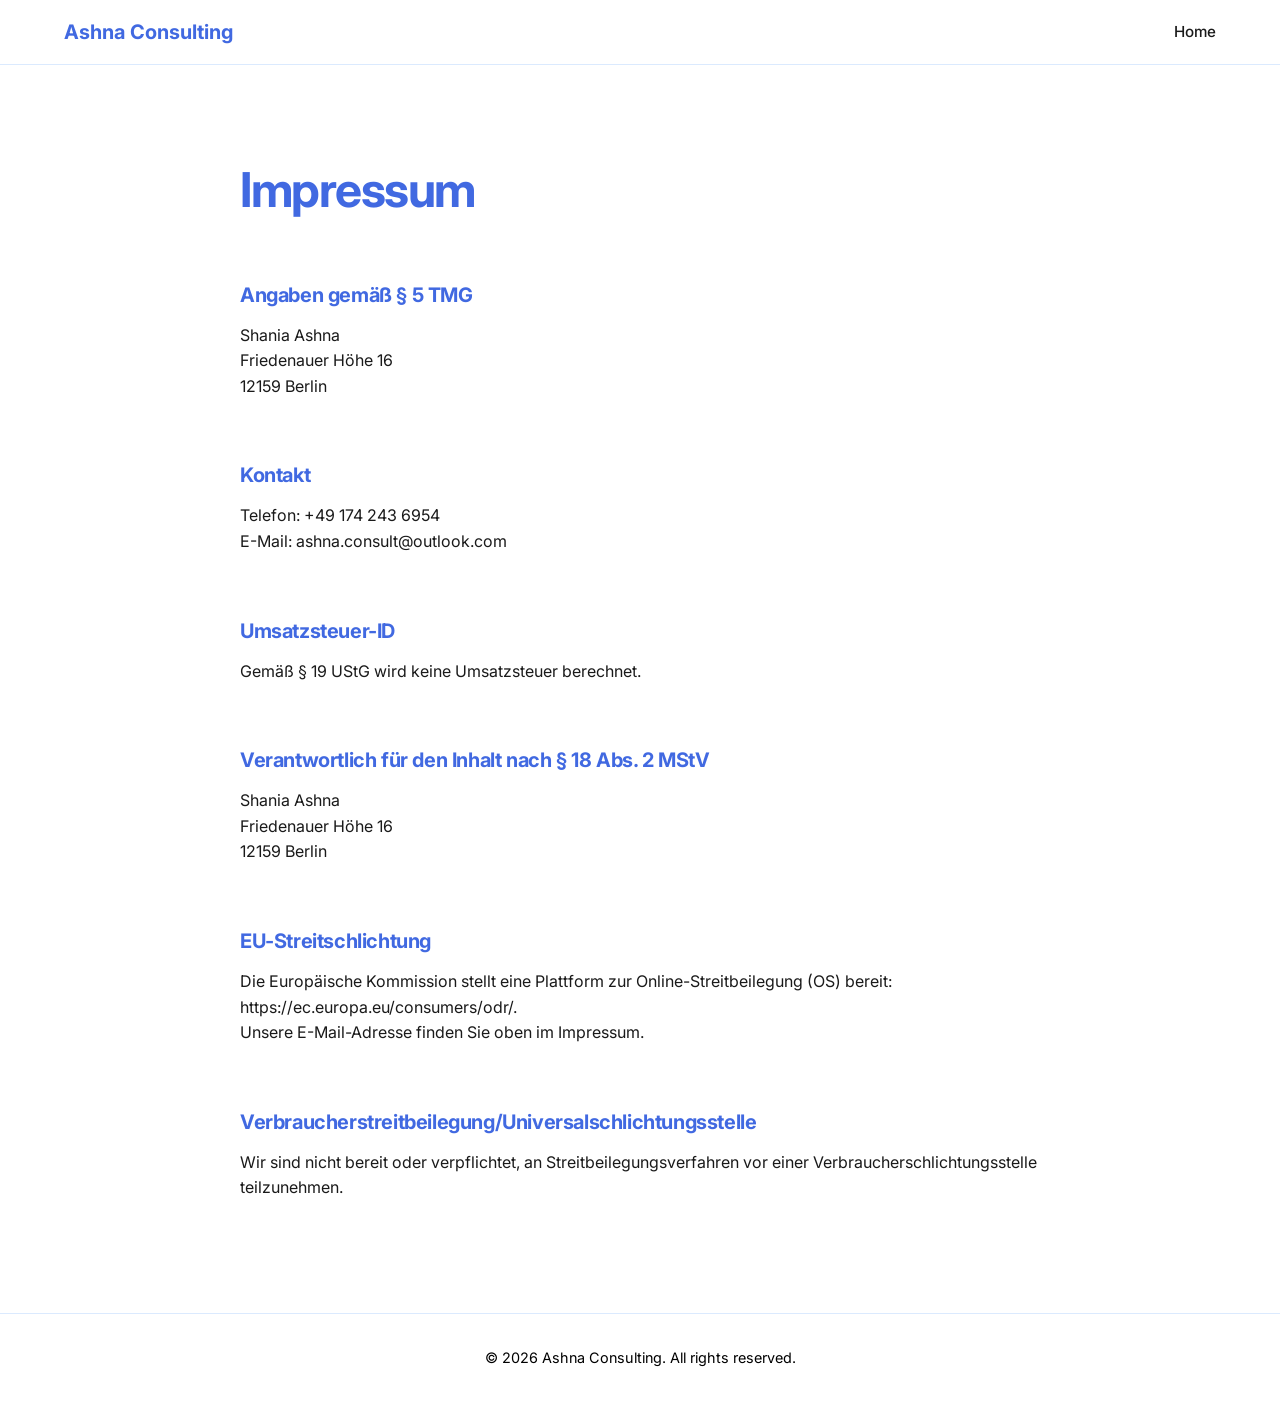
<file: impressum.html>
<!DOCTYPE html>
<html lang="de">

<head>
    <meta charset="UTF-8">
    <meta name="viewport" content="width=device-width, initial-scale=1.0">
    <title>Impressum - Ashna Consulting</title>
    <meta name="description"
        content="Legal notice and imprint for Ashna Consulting. Contact information and legal details.">
    <meta name="robots" content="index, follow">
    <link rel="canonical" href="https://shaniashna.de/impressum">
    <link rel="stylesheet" href="style.css">
    <link rel="preconnect" href="https://fonts.googleapis.com">
    <link rel="preconnect" href="https://fonts.gstatic.com" crossorigin>
    <link href="https://fonts.googleapis.com/css2?family=Inter:wght@300;400;600;700&display=swap" rel="stylesheet">
    <style>
        .legal-content {
            padding: var(--spacing-xl) 0;
            max-width: 800px;
            margin: 0 auto;
        }

        .legal-content h1 {
            margin-bottom: var(--spacing-md);
        }

        .legal-content h2 {
            margin-top: var(--spacing-lg);
            font-size: 1.25rem;
            margin-bottom: var(--spacing-sm);
        }

        .legal-content p {
            margin-bottom: var(--spacing-sm);
        }
    </style>
</head>

<body>

    <header class="header">
        <div class="container header-container">
            <div class="logo"><a href="/">Ashna Consulting</a></div>
            <nav class="nav">
                <ul class="nav-list">
                    <li><a href="/">Home</a></li>
                </ul>
            </nav>
        </div>
    </header>

    <main class="container">
        <div class="legal-content">
            <h1>Impressum</h1>

            <h2>Angaben gemäß § 5 TMG</h2>
            <p>
                Shania Ashna<br>
                Friedenauer Höhe 16<br>
                12159 Berlin
            </p>

            <h2>Kontakt</h2>
            <p>
                Telefon: +49 174 243 6954<br>
                E-Mail: <a href="mailto:ashna.consult@outlook.com">ashna.consult@outlook.com</a>
            </p>

            <h2>Umsatzsteuer-ID</h2>
            <p>Gemäß § 19 UStG wird keine Umsatzsteuer berechnet.</p>

            <h2>Verantwortlich für den Inhalt nach § 18 Abs. 2 MStV</h2>
            <p>
                Shania Ashna<br>
                Friedenauer Höhe 16<br>
                12159 Berlin
            </p>

            <h2>EU-Streitschlichtung</h2>
            <p>Die Europäische Kommission stellt eine Plattform zur Online-Streitbeilegung (OS) bereit: <a
                    href="https://ec.europa.eu/consumers/odr/" target="_blank"
                    rel="noopener noreferrer">https://ec.europa.eu/consumers/odr/</a>.<br>
                Unsere E-Mail-Adresse finden Sie oben im Impressum.</p>

            <h2>Verbraucherstreitbeilegung/Universalschlichtungsstelle</h2>
            <p>Wir sind nicht bereit oder verpflichtet, an Streitbeilegungsverfahren vor einer
                Verbraucherschlichtungsstelle teilzunehmen.</p>

        </div>
    </main>

    <footer class="footer">
        <div class="container">
            <p>&copy; 2026 Ashna Consulting. All rights reserved.</p>
        </div>
    </footer>

</body>

</html>
</file>
<file: style.css>
/* style.css */

:root {
    --color-bg: #ffffff;
    --color-text: #1a1a1a;
    --color-text-muted: #000000;
    --color-primary: #4169E1;
    /* Royal Blue */
    --color-primary-hover: #27408B;
    --color-secondary-bg: #f0f4ff;
    /* Very light blue tint */
    --color-dark-bg: #111111;
    --color-light-text: #ffffff;
    --color-border: #dbeafe;

    --font-main: 'Inter', -apple-system, BlinkMacSystemFont, "Segoe UI", Roboto, Helvetica, Arial, sans-serif;

    --spacing-xs: 0.5rem;
    --spacing-sm: 1rem;
    --spacing-md: 2rem;
    --spacing-lg: 4rem;
    --spacing-xl: 6rem;

    --container-width: 1200px;
    --border-radius: 8px;
    --transition: 0.3s ease;
    --shadow-sm: 0 4px 6px -1px rgba(0, 0, 0, 0.1), 0 2px 4px -1px rgba(0, 0, 0, 0.06);
    --shadow-md: 0 10px 15px -3px rgba(0, 0, 0, 0.1), 0 4px 6px -2px rgba(0, 0, 0, 0.05);
}

/* --- Reset & Base --- */
* {
    margin: 0;
    padding: 0;
    box-sizing: border-box;
}

html {
    scroll-behavior: smooth;
}

body {
    font-family: var(--font-main);
    color: var(--color-text);
    background-color: var(--color-bg);
    line-height: 1.6;
    -webkit-font-smoothing: antialiased;
}

a {
    text-decoration: none;
    color: inherit;
    transition: var(--transition);
}

ul {
    list-style: none;
}

img {
    max-width: 100%;
    display: block;
}

/* --- Typography --- */
h1,
h2,
h3,
h4 {
    line-height: 1.2;
    margin-bottom: var(--spacing-sm);
    font-weight: 700;
    color: var(--color-primary);
}

h1 {
    font-size: 3rem;
    letter-spacing: -0.03em;
}

h2 {
    font-size: 2.25rem;
    letter-spacing: -0.02em;
}

h3 {
    font-size: 1.5rem;
    letter-spacing: -0.01em;
}

p {
    margin-bottom: var(--spacing-sm);
}

/* --- Utilities --- */
.container {
    width: 90%;
    max-width: var(--container-width);
    margin: 0 auto;
}

.text-light {
    color: var(--color-light-text);
}

.text-light-muted {
    color: rgba(255, 255, 255, 0.7);
}

.text-muted {
    color: var(--color-text-muted);
}

.text-center {
    text-align: center;
}

.grid {
    display: grid;
    grid-template-columns: repeat(auto-fit, minmax(300px, 1fr));
    gap: var(--spacing-md);
    align-items: start;
    /* Ensure cards align to top */
}

.btn {
    display: inline-block;
    padding: 0.8rem 1.6rem;
    background-color: var(--color-primary);
    color: var(--color-light-text);
    border-radius: var(--border-radius);
    font-weight: 500;
    border: 1px solid var(--color-primary);
    cursor: pointer;
    box-shadow: var(--shadow-sm);
}

.btn:hover {
    background-color: var(--color-primary-hover);
    border-color: var(--color-primary-hover);
    box-shadow: var(--shadow-md);
    transform: translateY(-2px);
}

.btn-sm {
    padding: 0.5rem 1rem;
    font-size: 0.9rem;
}

.section {
    padding: var(--spacing-xl) 0;
}

.section-alt {
    background-color: var(--color-secondary-bg);
}

.section-dark {
    background-color: var(--color-primary);
    color: var(--color-light-text);
}

.section-title {
    margin-bottom: var(--spacing-lg);
    text-align: center;
}

/* --- Header --- */
.header {
    padding: var(--spacing-sm) 0;
    position: sticky;
    top: 0;
    background-color: rgba(255, 255, 255, 0.95);
    backdrop-filter: blur(10px);
    z-index: 1000;
    border-bottom: 1px solid var(--color-border);
}

.header-container {
    display: flex;
    justify-content: space-between;
    align-items: center;
}

.logo {
    font-size: 1.25rem;
    font-weight: 700;
    color: var(--color-primary);
}

.nav-list {
    display: flex;
    gap: var(--spacing-md);
    align-items: center;
}

.nav-list a {
    font-weight: 500;
    font-size: 0.95rem;
}

.nav-list a:hover {
    color: var(--color-primary);
}

.menu-btn {
    display: none;
    background: none;
    border: none;
    font-size: 1.5rem;
    cursor: pointer;
    color: var(--color-text);
}

/* --- Hero --- */
.hero {
    padding: var(--spacing-xl) 0;
    margin: 0 auto;
}

.hero-container {
    display: flex;
    align-items: center;
    justify-content: space-between;
    gap: var(--spacing-lg);
}

.hero-content {
    flex: 1;
    max-width: 600px;
}

.hero-image {
    flex: 1;
    display: flex;
    justify-content: center;
}

.hero-image img {
    max-width: 100%;
    border-radius: var(--border-radius);
    box-shadow: var(--shadow-md);
}

.hero p {
    font-size: 1.25rem;
    color: var(--color-text-muted);
    margin-bottom: var(--spacing-md);
}

/* --- About Section --- */
.about-container {
    display: flex;
    flex-direction: column;
    align-items: center;
    justify-content: center;
    max-width: 800px;
    /* Limit width for better reading experience */
    margin: 0 auto;
    text-align: center;
}

/* Removed .about-image styles as image is removed */

.about-text {
    width: 100%;
}

.about-text h2.section-title {
    text-align: center !important;
    /* Force center */
}

.mission-quote {
    font-size: 1.5rem;
    font-weight: 600;
    font-style: italic;
    color: #333;
    /* Dark grey for mission statement */
    margin-bottom: 2rem;
    line-height: 1.4;
}

.about-text h3 {
    margin-top: var(--spacing-md);
    color: var(--color-primary);
    margin-bottom: 1rem;
}

/* --- Pricing Section --- */
.pricing-table {
    width: 100%;
    border-collapse: collapse;
    background: white;
    border-radius: var(--border-radius);
    overflow: hidden;
    box-shadow: var(--shadow-md);
    margin-top: var(--spacing-md);
}

.pricing-table th,
.pricing-table td {
    padding: 1.2rem;
    text-align: left;
    border-bottom: 1px solid var(--color-border);
}

.pricing-table th {
    background-color: var(--color-secondary-bg);
    color: var(--color-primary);
    font-weight: 700;
    text-transform: uppercase;
    font-size: 0.85rem;
    letter-spacing: 0.05em;
}

.pricing-table tr:hover {
    background-color: #fafafa;
}

.pricing-table td:last-child {
    font-weight: 600;
    text-align: right;
    white-space: nowrap;
}

/* --- Cards (Services, Use Cases) --- */
.card {
    background: var(--color-bg);
    padding: var(--spacing-md);
    border: 1px solid var(--color-border);
    border-radius: var(--border-radius);
    transition: var(--transition);
    height: 100%;
    display: flex;
    flex-direction: column;
}

.card:hover {
    transform: translateY(-5px);
    box-shadow: var(--shadow-md);
    border-color: var(--color-primary);
}

.card-content {
    flex-grow: 1;
}

.card h3 {
    margin-bottom: var(--spacing-xs);
    color: var(--color-primary);
}

.service-price {
    font-weight: 700;
    font-size: 1.1rem;
    color: var(--color-text);
    margin-bottom: var(--spacing-sm);
}

.service-description {
    color: var(--color-text-muted);
    font-size: 0.95rem;
    margin-bottom: var(--spacing-sm);
}

.toggle-details-btn {
    background: none;
    border: none;
    color: var(--color-primary);
    cursor: pointer;
    font-weight: 500;
    padding: 0;
    margin-top: var(--spacing-xs);
    font-size: 0.9rem;
    text-decoration: underline;
}

.toggle-details-btn:hover {
    color: var(--color-primary-hover);
}

.service-details {
    margin-top: var(--spacing-sm);
    padding-top: var(--spacing-sm);
    border-top: 1px solid var(--color-border);
    animation: fadeIn 0.3s ease;
}

.service-details.hidden {
    display: none;
}

@keyframes fadeIn {
    from {
        opacity: 0;
        transform: translateY(-5px);
    }

    to {
        opacity: 1;
        transform: translateY(0);
    }
}

.service-features-list {
    list-style: none;
    padding-left: 0;
}

.service-features-list li {
    margin-bottom: 0.5rem;
    font-size: 0.9rem;
    color: var(--color-text-muted);
    line-height: 1.5;
    position: relative;
    padding-left: 1.2rem;
}

.service-features-list li::before {
    content: "•";
    color: var(--color-primary);
    position: absolute;
    left: 0;
    font-weight: bold;
}

.card-action {
    margin-top: var(--spacing-md);
    text-align: center;
}

.btn-contact {
    display: block;
    width: 100%;
    text-align: center;
}

/* --- Testimonials --- */
.testimonials-container {
    display: grid;
    grid-template-columns: repeat(auto-fit, minmax(300px, 1fr));
    gap: var(--spacing-md);
}

.testimonial {
    text-align: center;
    padding: var(--spacing-md);
    background-color: white;
    box-shadow: var(--shadow-sm);
    border-radius: var(--border-radius);
    border: 1px solid var(--color-border);
}

.quote {
    font-size: 1.1rem;
    font-style: italic;
    margin-bottom: var(--spacing-sm);
    color: var(--color-text);
}

.author {
    font-weight: 600;
    font-size: 0.9rem;
    color: var(--color-primary);
}

/* --- Contact --- */
.contact-container {
    text-align: center;
}

.contact-links {
    margin-top: var(--spacing-md);
    display: flex;
    justify-content: center;
    gap: var(--spacing-md);
    flex-wrap: wrap;
}

.contact-link {
    display: inline-flex;
    align-items: center;
    padding: 1rem 2rem;
    background: rgba(255, 255, 255, 0.1);
    color: white;
    border-radius: var(--border-radius);
    font-weight: 500;
    border: 1px solid rgba(255, 255, 255, 0.2);
    transition: var(--transition);
}

.contact-link:hover {
    background: rgba(255, 255, 255, 0.25);
    transform: translateY(-2px);
}

/* --- Footer --- */
.footer {
    padding: var(--spacing-md) 0;
    border-top: 1px solid var(--color-border);
    text-align: center;
    font-size: 0.9rem;
    color: var(--color-text-muted);
}

/* --- Responsive --- */
@media (max-width: 768px) {
    :root {
        --spacing-xl: 4rem;
    }

    .hero-container,
    .about-container {
        flex-direction: column;
        text-align: center;
    }

    /* Reverse hero so image is on top on mobile if desired, or keep standard flow */
    .hero-container {
        flex-direction: column-reverse;
    }

    .hero-image {
        margin-bottom: var(--spacing-md);
    }

    h1 {
        font-size: 2.5rem;
    }

    .nav {
        display: none;
    }

    .menu-btn {
        display: block;
    }

    .nav.active {
        display: block;
        position: absolute;
        top: 100%;
        left: 0;
        width: 100%;
        background: white;
        border-bottom: 1px solid var(--color-border);
        padding: var(--spacing-sm);
    }

    .nav-list {
        flex-direction: column;
        align-items: center;
    }

    .contact-links {
        flex-direction: column;
    }

    .pricing-table th,
    .pricing-table td {
        padding: 0.8rem;
    }
}
</file>
